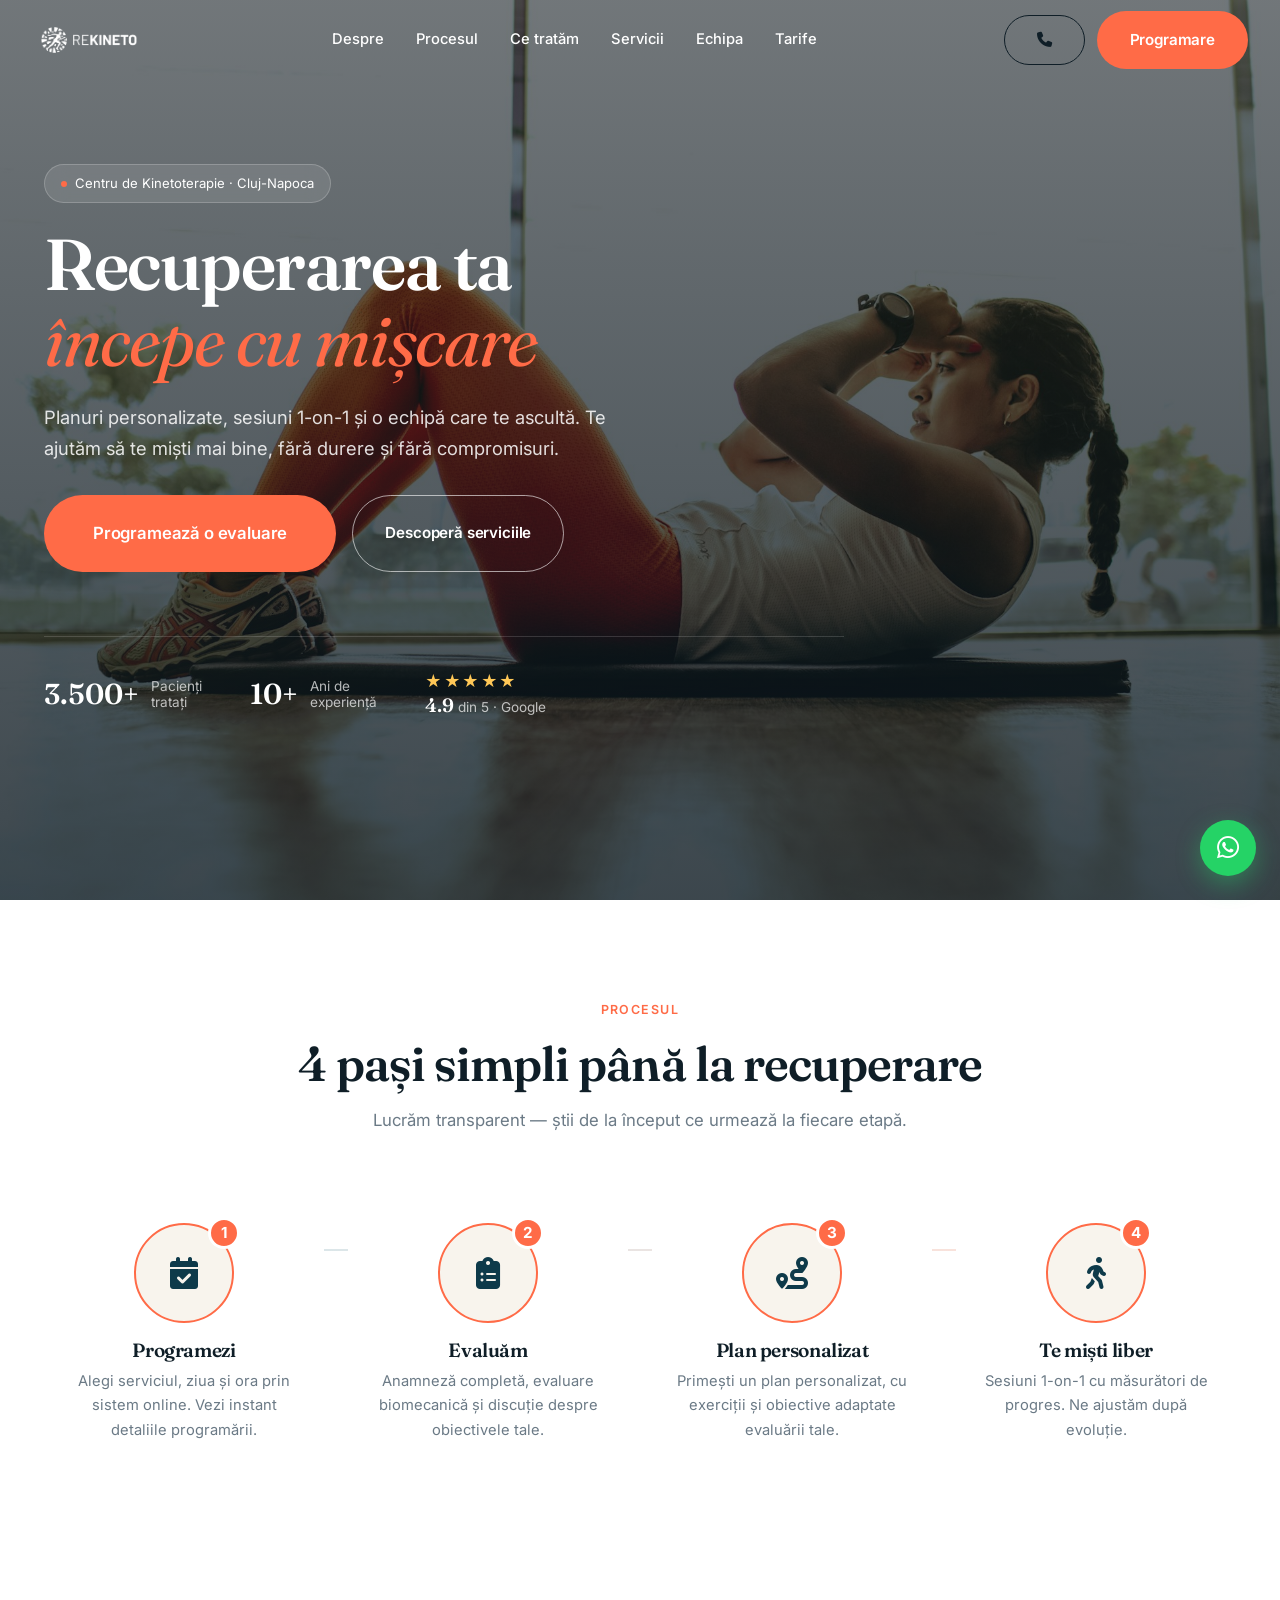
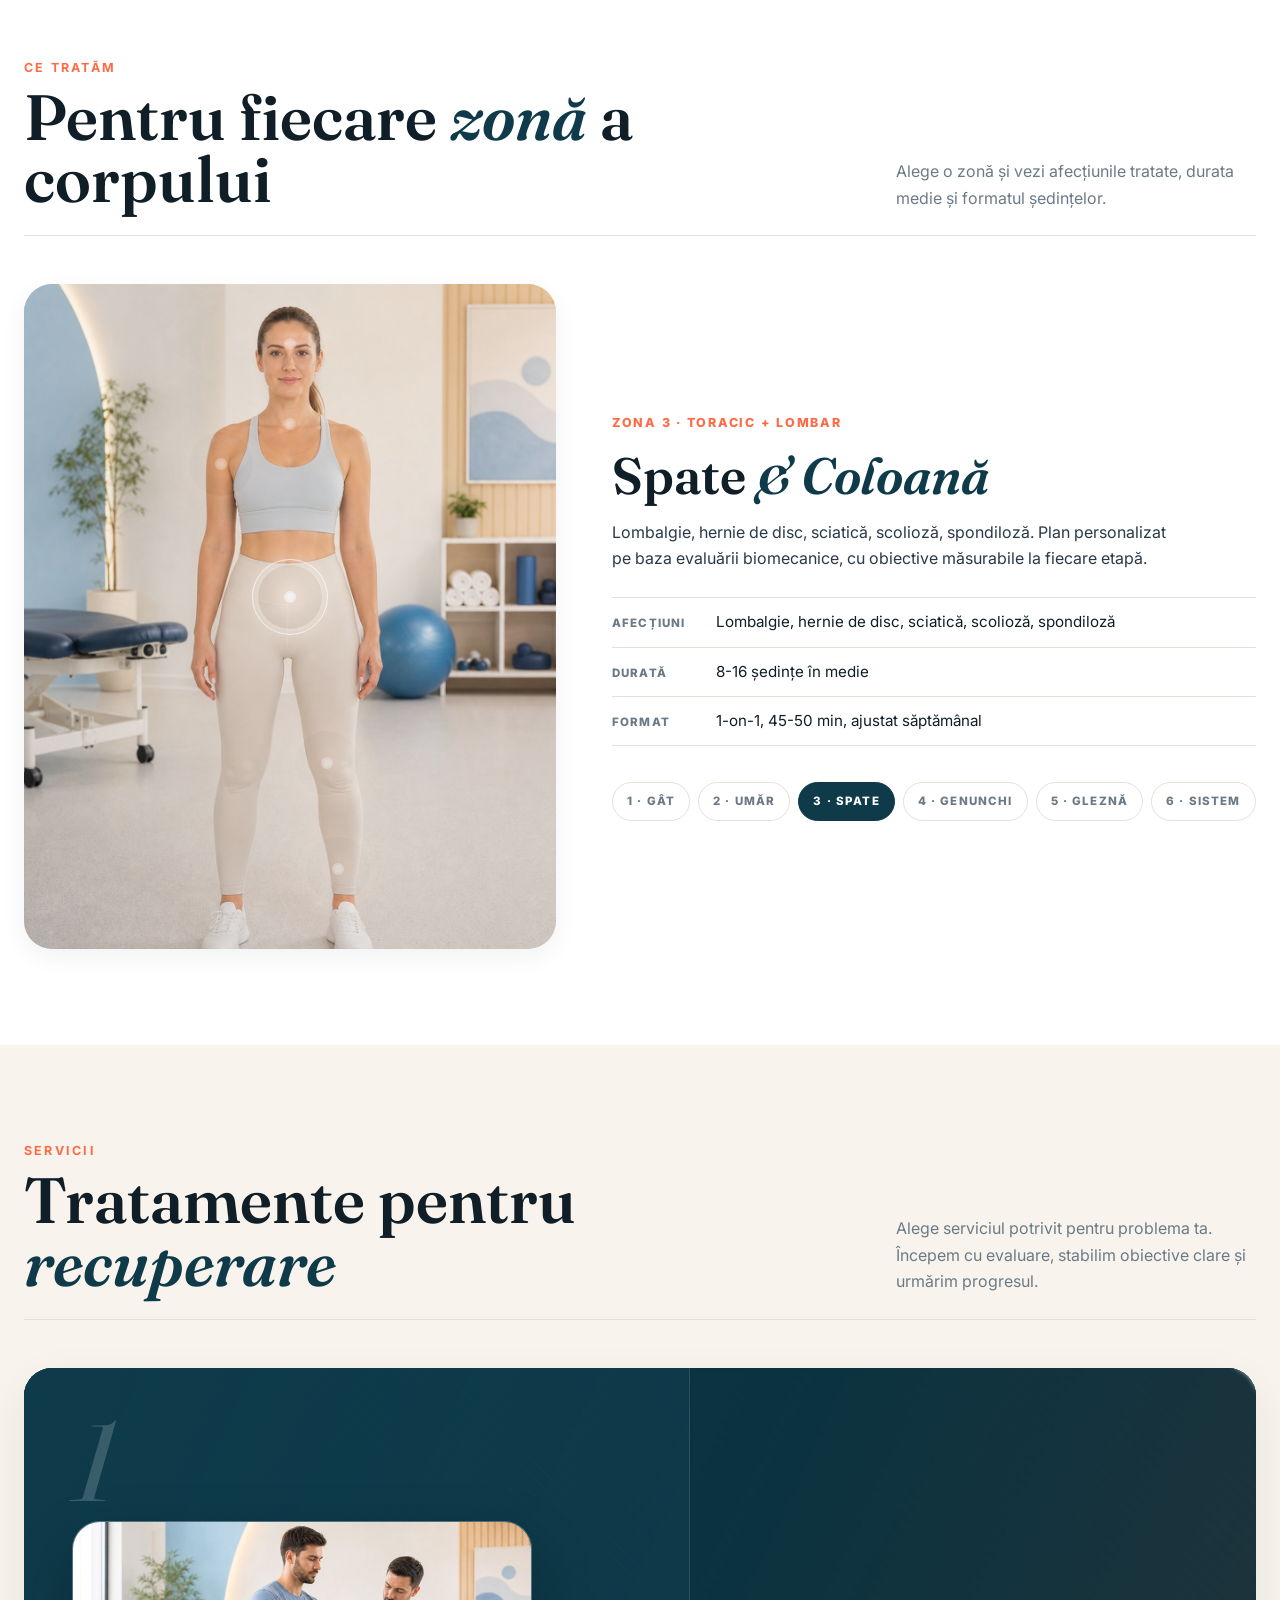
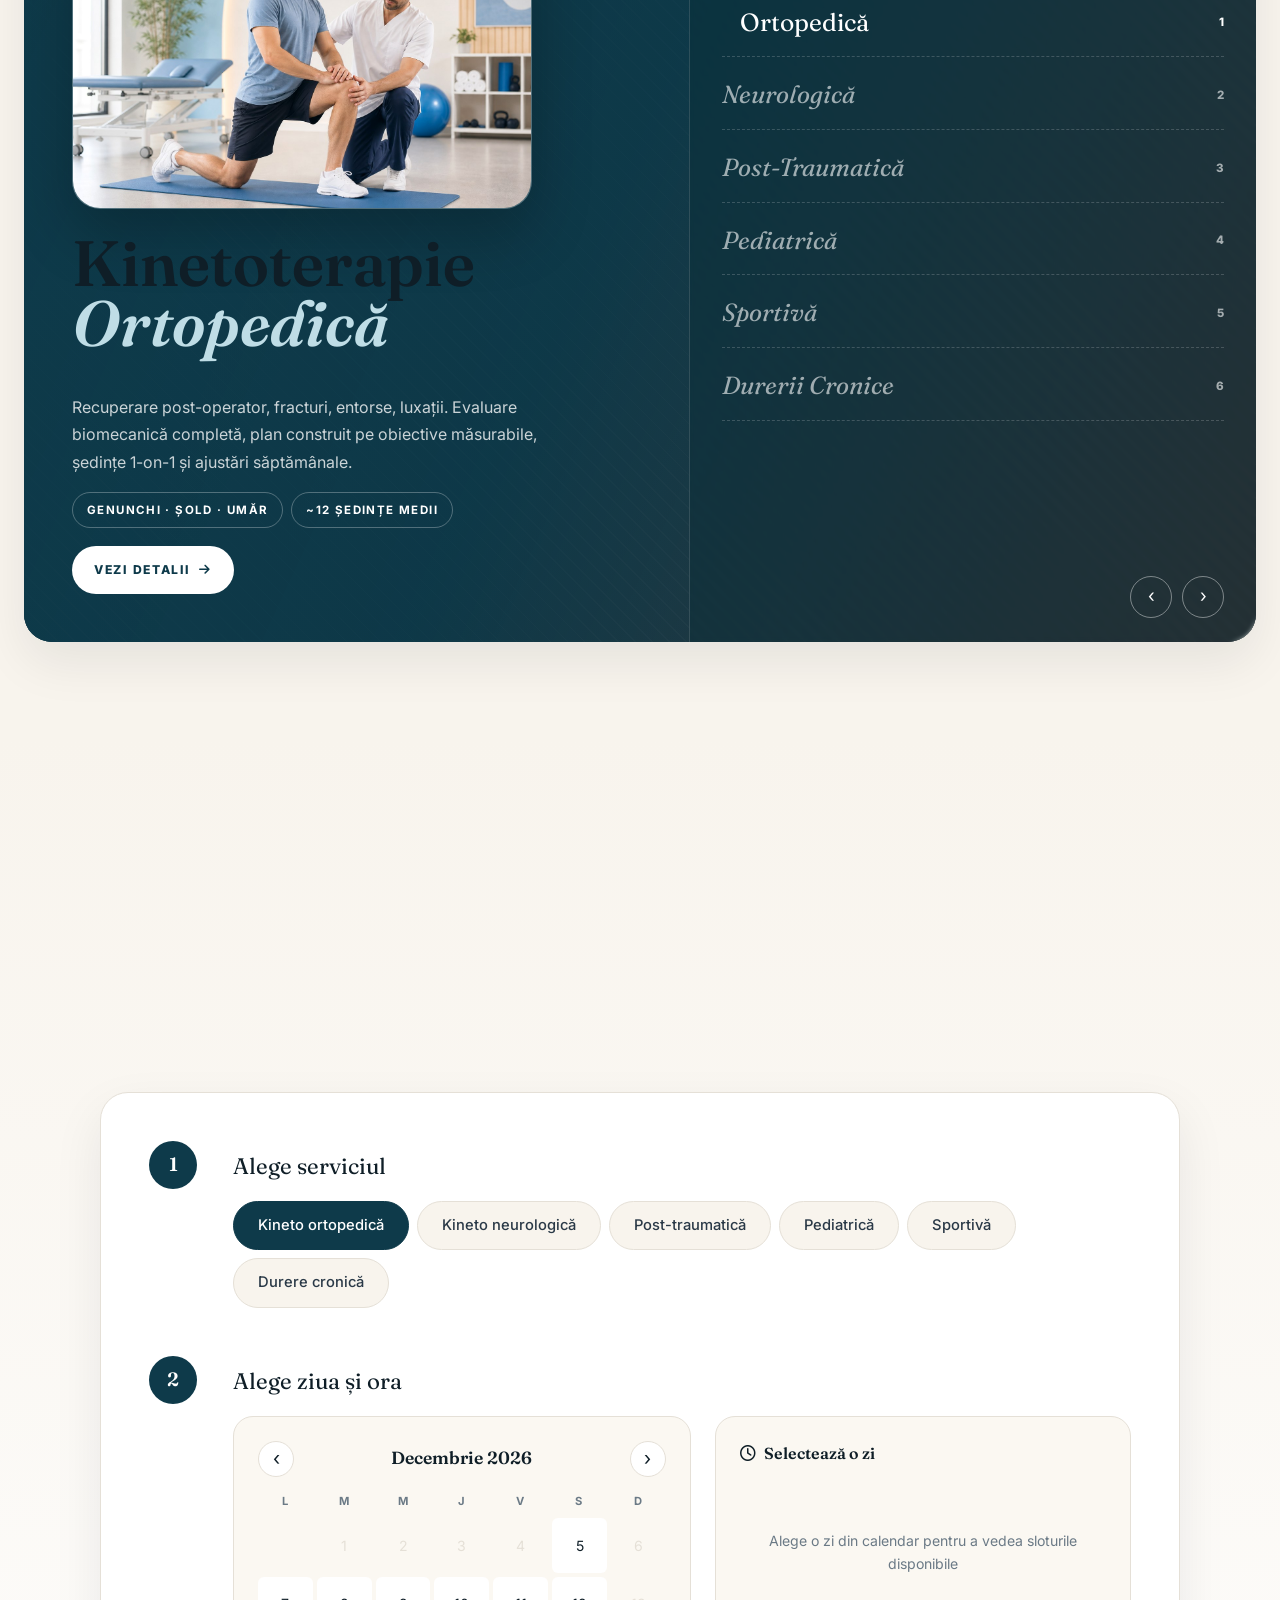
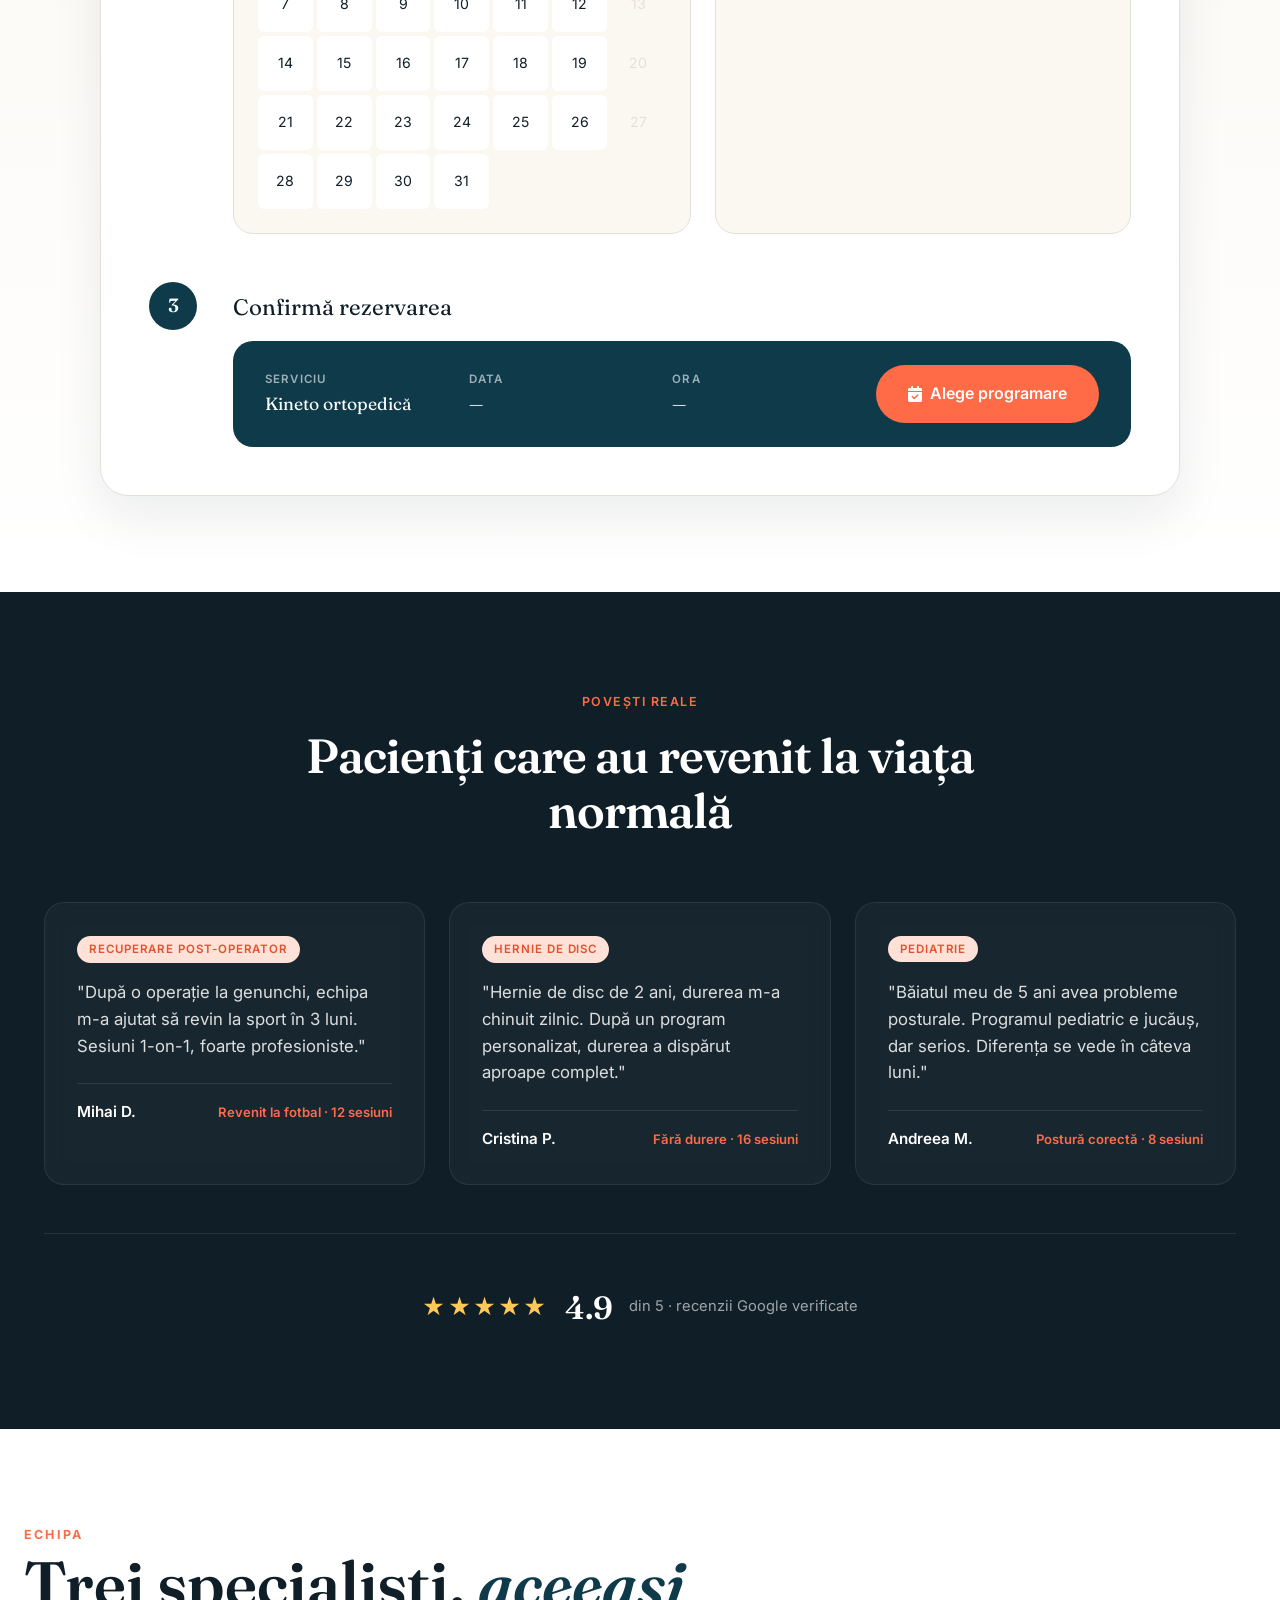
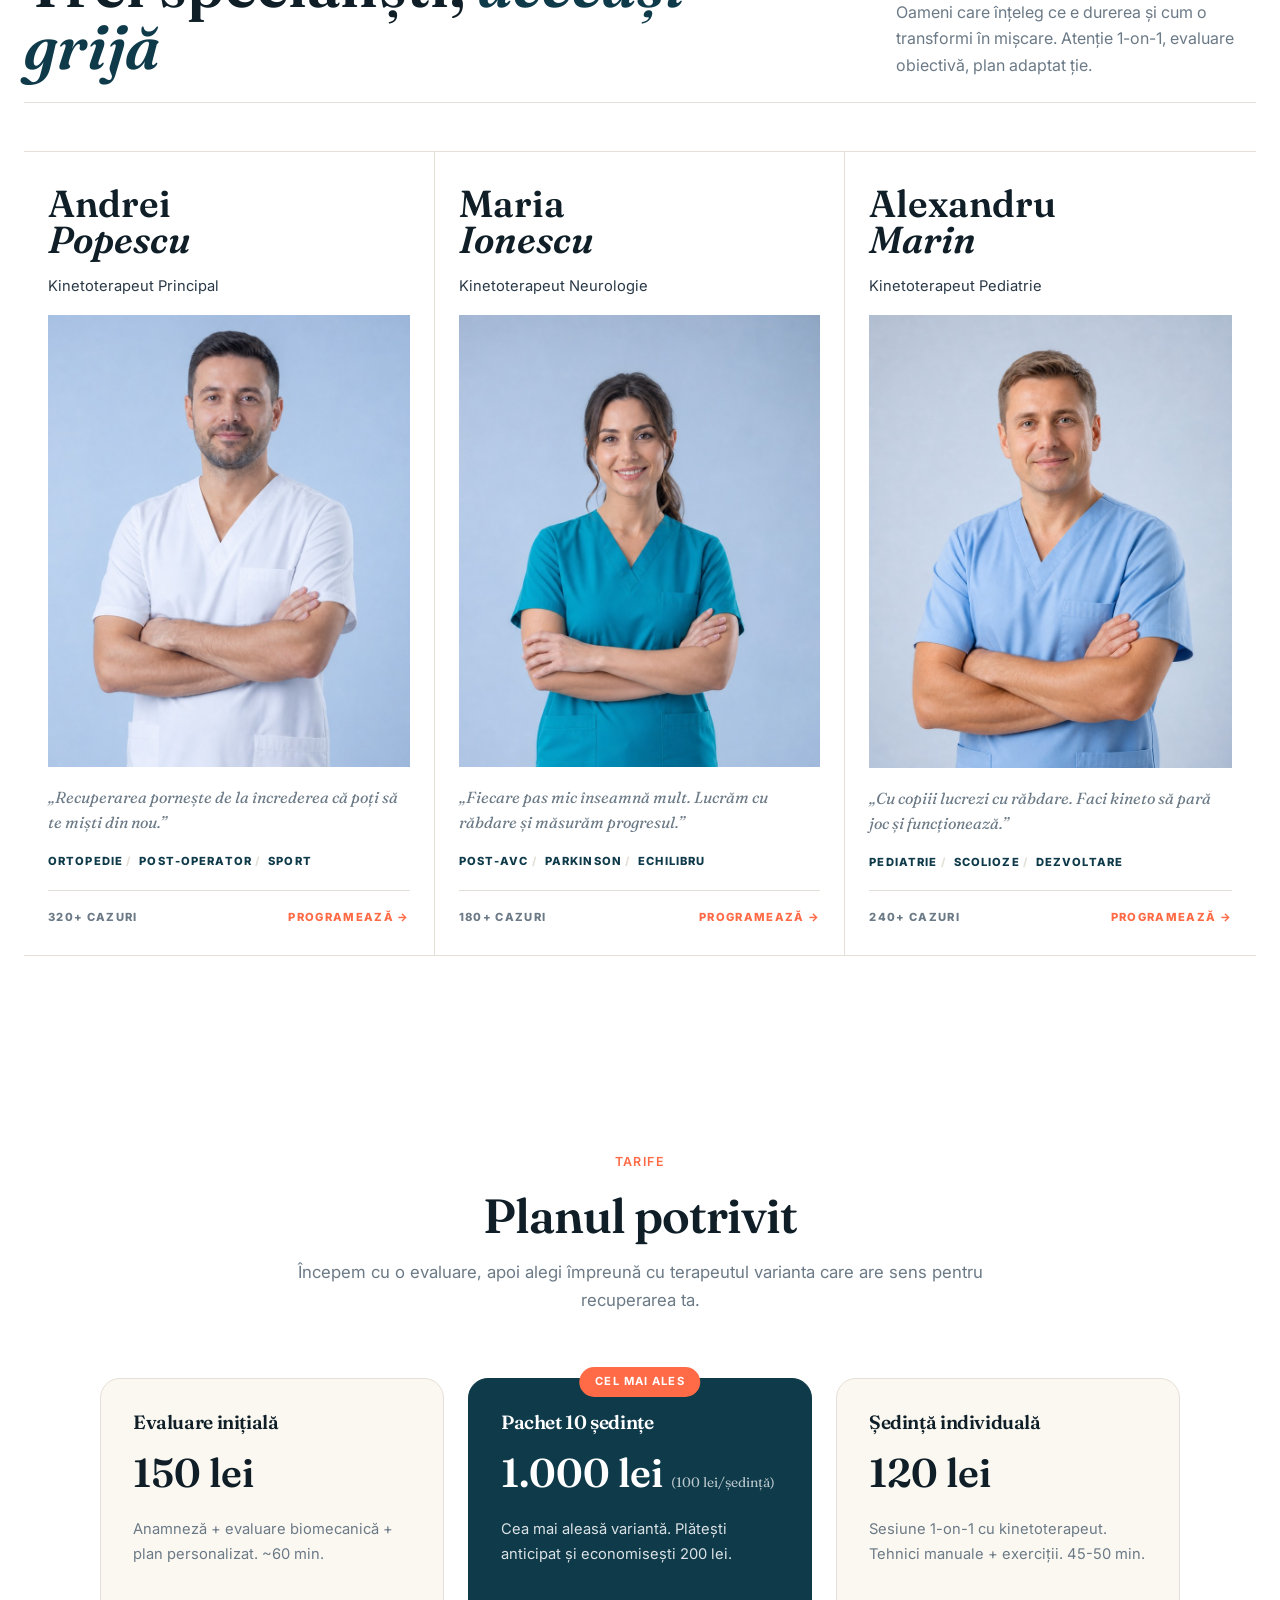
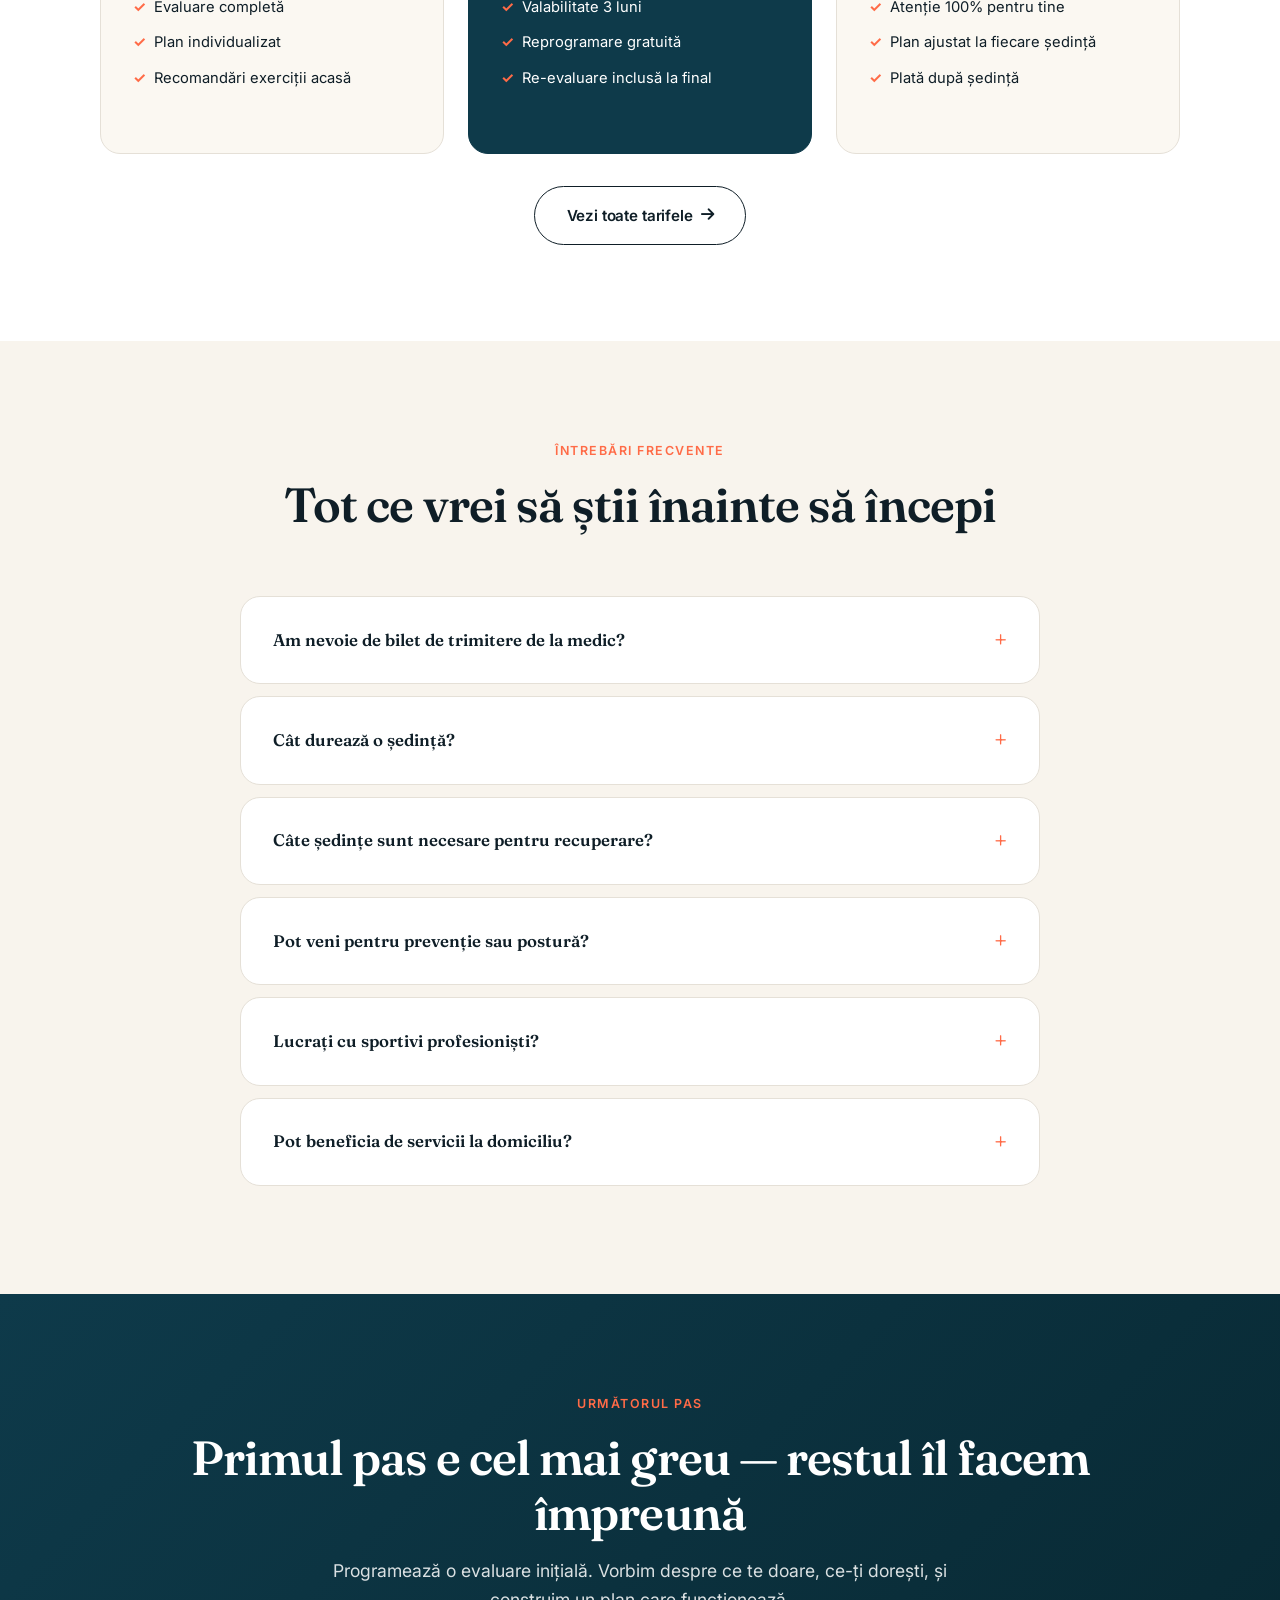
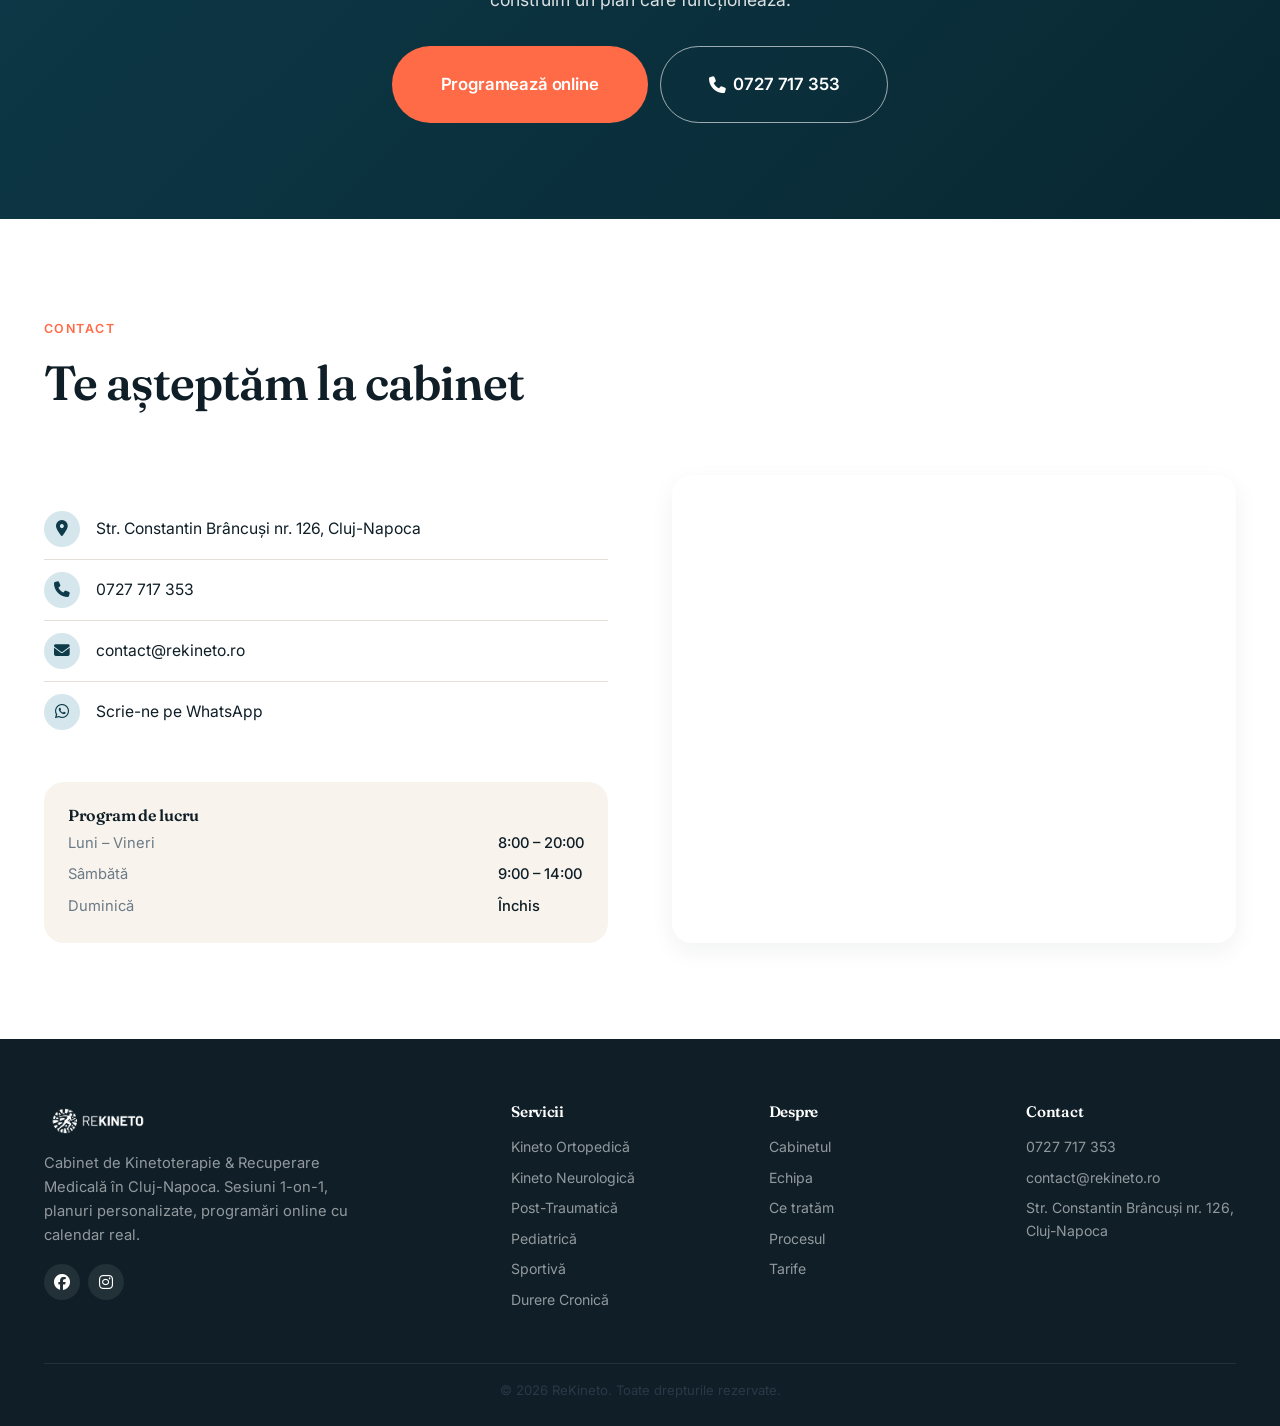
<file: index.html>
<!DOCTYPE html>
<html lang="ro">
<head>
  <meta charset="UTF-8">
  <meta name="viewport" content="width=device-width, initial-scale=1.0">
  <title>ReKineto — Cabinet de Kinetoterapie & Recuperare Medicală în Cluj-Napoca</title>
  <meta name="description" content="ReKineto — kinetoterapie și recuperare medicală în Cluj-Napoca. Sesiuni 1-on-1, planuri personalizate și programare online cu calendar real.">

  <meta property="og:title" content="ReKineto — Cabinet de Kinetoterapie & Recuperare Medicală">
  <meta property="og:description" content="Kinetoterapie și recuperare medicală în Cluj-Napoca. Sesiuni 1-on-1, planuri personalizate, programare online.">
  <meta property="og:url" content="https://rekineto.vercel.app/">
  <meta property="og:image" content="https://rekineto.vercel.app/img/brand-preview.png">
  <meta property="og:type" content="website">
  <meta property="twitter:card" content="summary_large_image">
  <meta property="twitter:url" content="https://rekineto.vercel.app/">
  <meta property="twitter:title" content="ReKineto — Cabinet de Kinetoterapie & Recuperare Medicală">
  <meta property="twitter:description" content="Kinetoterapie și recuperare medicală în Cluj-Napoca.">
  <meta property="twitter:image" content="https://rekineto.vercel.app/img/brand-preview.png">

  <script type="application/ld+json">
  {
    "@context": "https://schema.org",
    "@type": "PhysicalTherapy",
    "name": "ReKineto",
    "image": "https://rekineto.vercel.app/img/brand-preview.png",
    "url": "https://rekineto.vercel.app/",
    "telephone": "0727 717 353",
    "address": {
      "@type": "PostalAddress",
      "streetAddress": "Str. Constantin Brâncuși nr. 126, Cluj-Napoca",
      "addressLocality": "Cluj-Napoca",
      "addressCountry": "RO"
    }
  }
  </script>

  <link rel="preconnect" href="https://fonts.googleapis.com">
  <link rel="preconnect" href="https://fonts.gstatic.com" crossorigin>
  <link href="https://fonts.googleapis.com/css2?family=Fraunces:opsz,wght@9..144,400;9..144,500;9..144,600;9..144,700&family=Inter:wght@400;500;600;700&display=swap" rel="stylesheet">
  <link rel="stylesheet" href="https://cdnjs.cloudflare.com/ajax/libs/font-awesome/6.4.0/css/all.min.css">
  <link rel="stylesheet" href="style.css?v=3.0.0">
  <link rel="stylesheet" href="rekineto-sections.css?v=1.0.0">
  <link rel="icon" href="img/brand-logo.png">
  <link rel="apple-touch-icon" href="img/brand-logo.png">
</head>
<body>

  <!-- HEADER -->
  <header class="site-header" id="site-header">
    <a href="#" class="logo">
      <img src="img/brand-logo.png" alt="Logo ReKineto">
    </a>
    <nav class="site-nav">
      <a href="#despre">Despre</a>
      <a href="#procesul">Procesul</a>
      <a href="#tratam">Ce tratăm</a>
      <a href="#servicii">Servicii</a>
      <a href="#echipa">Echipa</a>
      <a href="tarife.html">Tarife</a>
    </nav>
    <div class="nav-cta">
      <a href="tel:0727717353" class="btn btn-ghost"><i class="fa-solid fa-phone"></i></a>
      <a href="#programare" class="btn btn-primary">Programare</a>
    </div>
    <button class="menu-toggle" id="menu-toggle" aria-label="Deschide meniul">
      <i class="fa-solid fa-bars"></i>
    </button>
  </header>

  <!-- HERO -->
  <section class="hero" id="hero">
    <div class="hero-bg">
      <img src="img/hero-main.jpg" alt="Sesiune de kinetoterapie">
    </div>
    <div class="container">
      <div class="hero-content">
        <span class="hero-eyebrow">Centru de Kinetoterapie · Cluj-Napoca</span>
        <h1>Recuperarea ta<br><em>începe cu mișcare</em></h1>
        <p class="hero-desc">Planuri personalizate, sesiuni 1-on-1 și o echipă care te ascultă. Te ajutăm să te miști mai bine, fără durere și fără compromisuri.</p>
        <div class="hero-cta">
          <a href="#programare" class="btn btn-primary btn-lg">Programează o evaluare</a>
          <a href="#servicii" class="btn btn-ghost-light">Descoperă serviciile</a>
        </div>
        <div class="trust-strip">
          <div class="trust-item">
            <span class="trust-num">3.500+</span>
            <span class="trust-label">Pacienți<br>tratați</span>
          </div>
          <div class="trust-item">
            <span class="trust-num">10+</span>
            <span class="trust-label">Ani de<br>experiență</span>
          </div>
          <div class="trust-item">
            <div>
              <span class="trust-stars">★★★★★</span>
              <div><span class="trust-num" style="font-size: 1.2rem;">4.9</span> <span class="trust-label" style="display: inline;">din 5 · Google</span></div>
            </div>
          </div>
        </div>
      </div>
    </div>
  </section>

  <!-- PROCESS -->
  <section class="process" id="procesul">
    <div class="container">
      <div class="section-header reveal">
        <span class="eyebrow">Procesul</span>
        <h2>4 pași simpli până la recuperare</h2>
        <p>Lucrăm transparent — știi de la început ce urmează la fiecare etapă.</p>
      </div>
      <div class="process-grid">
        <div class="process-card reveal">
          <div class="process-icon"><i class="fa-solid fa-calendar-check"></i></div>
          <h3>Programezi</h3>
          <p>Alegi serviciul, ziua și ora prin sistem online. Vezi instant detaliile programării.</p>
        </div>
        <div class="process-card reveal delay-1">
          <div class="process-icon"><i class="fa-solid fa-clipboard-list"></i></div>
          <h3>Evaluăm</h3>
          <p>Anamneză completă, evaluare biomecanică și discuție despre obiectivele tale.</p>
        </div>
        <div class="process-card reveal delay-2">
          <div class="process-icon"><i class="fa-solid fa-route"></i></div>
          <h3>Plan personalizat</h3>
          <p>Primești un plan personalizat, cu exerciții și obiective adaptate evaluării tale.</p>
        </div>
        <div class="process-card reveal delay-3">
          <div class="process-icon"><i class="fa-solid fa-person-walking"></i></div>
          <h3>Te miști liber</h3>
          <p>Sesiuni 1-on-1 cu măsurători de progres. Ne ajustăm după evoluție.</p>
        </div>
      </div>
    </div>
  </section>

  <!-- WHAT WE TREAT -->
  <section class="rk-section" id="tratam">
    <div class="rk-inner">
      <div class="rk-head reveal">
        <div>
          <div class="rk-eyebrow">Ce tratăm</div>
          <h2>Pentru fiecare <em>zonă</em> a corpului</h2>
        </div>
        <div class="rk-head-right">Alege o zonă și vezi afecțiunile tratate, durata medie și formatul ședințelor.</div>
      </div>
      <div class="c1-wrap reveal" data-treat-section>
        <div class="c1-figure">
          <img class="c1-photo" src="img/treat-patient-map.jpg" alt="Pacient în studio de kinetoterapie">
          <button type="button" class="hot" style="top:21%;left:50%" data-zone="0" aria-label="Gât"></button>
          <button type="button" class="hot" style="top:27%;left:37%" data-zone="1" aria-label="Umăr"></button>
          <button type="button" class="hot is-active" style="top:47%;left:50%" data-zone="2" aria-label="Spate"></button>
          <button type="button" class="hot" style="top:72%;left:57%" data-zone="3" aria-label="Genunchi"></button>
          <button type="button" class="hot" style="top:88%;left:59%" data-zone="4" aria-label="Gleznă"></button>
          <button type="button" class="hot" style="top:9%;left:50%" data-zone="5" aria-label="Sistem neurologic"></button>
        </div>
        <div class="c1-side">
          <div class="index" data-zone-index>Zona 3 · Toracic + Lombar</div>
          <h3><span data-zone-name>Spate</span> <em data-zone-italic>&amp; Coloană</em></h3>
          <div class="lede" data-zone-lede>Lombalgie, hernie de disc, sciatică, scolioză, spondiloză. Plan personalizat pe baza evaluării biomecanice, cu obiective măsurabile la fiecare etapă.</div>
          <div class="cond">
            <div><span class="lbl">Afecțiuni</span><span data-zone-conds>Lombalgie, hernie de disc, sciatică, scolioză, spondiloză</span></div>
            <div><span class="lbl">Durată</span><span>8-16 ședințe în medie</span></div>
            <div><span class="lbl">Format</span><span>1-on-1, 45-50 min, ajustat săptămânal</span></div>
          </div>
          <div class="mini-nav">
            <button type="button" data-zone="0">1 · Gât</button>
            <button type="button" data-zone="1">2 · Umăr</button>
            <button type="button" class="is-active" data-zone="2">3 · Spate</button>
            <button type="button" data-zone="3">4 · Genunchi</button>
            <button type="button" data-zone="4">5 · Gleznă</button>
            <button type="button" data-zone="5">6 · Sistem</button>
          </div>
        </div>
      </div>
    </div>
  </section>

  <!-- SERVICES -->
  <section class="rk-section cream" id="servicii">
    <div class="rk-inner">
      <div class="rk-head reveal">
        <div>
          <div class="rk-eyebrow">Servicii</div>
          <h2>Tratamente pentru <em>recuperare</em></h2>
        </div>
        <div class="rk-head-right">Alege serviciul potrivit pentru problema ta. Începem cu evaluare, stabilim obiective clare și urmărim progresul.</div>
      </div>
      <div class="s3 reveal" data-services-section>
        <div class="s3-bg"></div>
        <div class="s3-content">
          <div class="s3-left">
            <div>
              <div class="s3-num" data-service-num>1</div>
              <div class="s3-visual"><img data-service-image src="img/service-1.jpg" alt="Kinetoterapie ortopedică"></div>
              <h3><span data-service-name>Kinetoterapie</span><br><em data-service-italic>Ortopedică</em></h3>
            </div>
            <div>
              <p data-service-copy>Recuperare post-operator, fracturi, entorse, luxații. Evaluare biomecanică completă, plan construit pe obiective măsurabile, ședințe 1-on-1 și ajustări săptămânale.</p>
              <div class="s3-pills">
                <span data-service-tag>Genunchi · Șold · Umăr</span>
                <span data-service-stat>~12 ședințe medii</span>
              </div>
              <a class="s3-cta" data-service-link href="kinetoterapie-ortopedica.html">Vezi detalii <i class="fa-solid fa-arrow-right"></i></a>
            </div>
          </div>
          <div class="s3-right">
            <button type="button" class="s3-tab is-active" data-service="0"><span class="t">Ortopedică</span><span class="n">1</span></button>
            <button type="button" class="s3-tab" data-service="1"><span class="t">Neurologică</span><span class="n">2</span></button>
            <button type="button" class="s3-tab" data-service="2"><span class="t">Post-Traumatică</span><span class="n">3</span></button>
            <button type="button" class="s3-tab" data-service="3"><span class="t">Pediatrică</span><span class="n">4</span></button>
            <button type="button" class="s3-tab" data-service="4"><span class="t">Sportivă</span><span class="n">5</span></button>
            <button type="button" class="s3-tab" data-service="5"><span class="t">Durerii Cronice</span><span class="n">6</span></button>
          </div>
        </div>
        <div class="s3-mobile-pager">
          <button type="button" data-service-prev>← Anterior</button>
          <span data-service-pager>1 / 6</span>
          <button type="button" data-service-next>Următorul →</button>
        </div>
        <div class="s3-nav">
          <button type="button" data-service-prev aria-label="Anterior">‹</button>
          <button type="button" data-service-next aria-label="Următorul">›</button>
        </div>
      </div>
    </div>
  </section>

  <!-- BOOKING -->
  <section class="booking" id="programare">
    <div class="container">
      <div class="section-header reveal">
        <span class="eyebrow">Programare Online</span>
        <h2>Alege ziua și ora — în 3 pași simpli</h2>
        <p>Vezi disponibilitatea reală a echipei. Fără apeluri, fără timpi de așteptare.</p>
      </div>
      <div class="booking-card reveal">
        <div class="booking-steps">
          <!-- Step 1 -->
          <div class="bk-step">
            <div class="bk-step-num">1</div>
            <div class="bk-step-content">
              <div class="bk-step-label">Alege serviciul</div>
              <div class="service-pills" id="bk-services">
                <button type="button" class="service-pill active" data-service="ortopedica">Kineto ortopedică</button>
                <button type="button" class="service-pill" data-service="neurologica">Kineto neurologică</button>
                <button type="button" class="service-pill" data-service="post-traumatica">Post-traumatică</button>
                <button type="button" class="service-pill" data-service="pediatrica">Pediatrică</button>
                <button type="button" class="service-pill" data-service="sportiva">Sportivă</button>
                <button type="button" class="service-pill" data-service="durere">Durere cronică</button>
              </div>
            </div>
          </div>

          <!-- Step 2 -->
          <div class="bk-step">
            <div class="bk-step-num">2</div>
            <div class="bk-step-content">
              <div class="bk-step-label">Alege ziua și ora</div>
              <div class="booking-grid">
                <div class="calendar">
                  <div class="cal-header">
                    <button type="button" class="cal-nav" id="cal-prev" aria-label="Luna anterioară">‹</button>
                    <span class="cal-month" id="cal-month">—</span>
                    <button type="button" class="cal-nav" id="cal-next" aria-label="Luna următoare">›</button>
                  </div>
                  <div class="cal-weekdays">
                    <span>L</span><span>M</span><span>M</span><span>J</span><span>V</span><span>S</span><span>D</span>
                  </div>
                  <div class="cal-grid" id="cal-grid"></div>
                </div>
                <div class="slots-panel">
                  <div class="slots-title">
                    <i class="fa-regular fa-clock"></i>
                    <span id="slots-title">Selectează o zi</span>
                  </div>
                  <div class="slots-grid" id="slots-grid">
                    <span class="slots-empty">Alege o zi din calendar pentru a vedea sloturile disponibile</span>
                  </div>
                </div>
              </div>
            </div>
          </div>

          <!-- Step 3 -->
          <div class="bk-step">
            <div class="bk-step-num">3</div>
            <div class="bk-step-content">
              <div class="bk-step-label">Confirmă rezervarea</div>
              <div class="booking-summary">
                <div class="summary-item">
                  <span class="summary-key">Serviciu</span>
                  <span class="summary-val" id="sum-service">Kineto ortopedică</span>
                </div>
                <div class="summary-item">
                  <span class="summary-key">Data</span>
                  <span class="summary-val" id="sum-date">—</span>
                </div>
                <div class="summary-item">
                  <span class="summary-key">Ora</span>
                  <span class="summary-val" id="sum-time">—</span>
                </div>
                <button type="button" class="booking-confirm" id="booking-confirm">
                  <i class="fa-solid fa-calendar-check"></i> Alege programare
                </button>
              </div>
            </div>
          </div>
        </div>
      </div>
    </div>
  </section>

  <!-- STORIES -->
  <section class="stories">
    <div class="container">
      <div class="section-header reveal">
        <span class="eyebrow">Povești reale</span>
        <h2 style="color: var(--paper);">Pacienți care au revenit la viața normală</h2>
      </div>
      <div class="stories-grid">
        <div class="story-card reveal">
          <span class="story-tag">Recuperare post-operator</span>
          <p>"După o operație la genunchi, echipa m-a ajutat să revin la sport în 3 luni. Sesiuni 1-on-1, foarte profesioniste."</p>
          <div class="story-meta">
            <span class="story-author">Mihai D.</span>
            <span class="story-outcome">Revenit la fotbal · 12 sesiuni</span>
          </div>
        </div>
        <div class="story-card reveal delay-1">
          <span class="story-tag">Hernie de disc</span>
          <p>"Hernie de disc de 2 ani, durerea m-a chinuit zilnic. După un program personalizat, durerea a dispărut aproape complet."</p>
          <div class="story-meta">
            <span class="story-author">Cristina P.</span>
            <span class="story-outcome">Fără durere · 16 sesiuni</span>
          </div>
        </div>
        <div class="story-card reveal delay-2">
          <span class="story-tag">Pediatrie</span>
          <p>"Băiatul meu de 5 ani avea probleme posturale. Programul pediatric e jucăuș, dar serios. Diferența se vede în câteva luni."</p>
          <div class="story-meta">
            <span class="story-author">Andreea M.</span>
            <span class="story-outcome">Postură corectă · 8 sesiuni</span>
          </div>
        </div>
      </div>
      <div class="stories-rating reveal">
        <span class="rating-stars">★★★★★</span>
        <span class="rating-score">4.9</span>
        <span class="rating-label">din 5 · recenzii Google verificate</span>
      </div>
    </div>
  </section>

  <!-- TEAM -->
  <section class="rk-section" id="echipa">
    <div class="rk-inner">
      <div class="rk-head reveal">
        <div>
          <div class="rk-eyebrow">Echipa</div>
          <h2>Trei specialiști, <em>aceeași grijă</em></h2>
        </div>
        <div class="rk-head-right">Oameni care înțeleg ce e durerea și cum o transformi în mișcare. Atenție 1-on-1, evaluare obiectivă, plan adaptat ție.</div>
      </div>
      <div class="t2-grid reveal">
        <article class="t2-cell">
          <h3>Andrei<span class="last">Popescu</span></h3>
          <div class="role">Kinetoterapeut Principal</div>
          <div class="photo"><img src="img/team-1.jpg" alt="Andrei Popescu"></div>
          <div class="bio">„Recuperarea pornește de la încrederea că poți să te miști din nou.”</div>
          <div class="tags"><span>Ortopedie</span><span>Post-operator</span><span>Sport</span></div>
          <div class="t2-foot"><span>320+ cazuri</span><a href="#programare">Programează →</a></div>
        </article>
        <article class="t2-cell">
          <h3>Maria<span class="last">Ionescu</span></h3>
          <div class="role">Kinetoterapeut Neurologie</div>
          <div class="photo"><img src="img/team-2.jpg" alt="Maria Ionescu"></div>
          <div class="bio">„Fiecare pas mic înseamnă mult. Lucrăm cu răbdare și măsurăm progresul.”</div>
          <div class="tags"><span>Post-AVC</span><span>Parkinson</span><span>Echilibru</span></div>
          <div class="t2-foot"><span>180+ cazuri</span><a href="#programare">Programează →</a></div>
        </article>
        <article class="t2-cell">
          <h3>Alexandru<span class="last">Marin</span></h3>
          <div class="role">Kinetoterapeut Pediatrie</div>
          <div class="photo"><img src="img/team-3.jpg" alt="Alexandru Marin"></div>
          <div class="bio">„Cu copiii lucrezi cu răbdare. Faci kineto să pară joc și funcționează.”</div>
          <div class="tags"><span>Pediatrie</span><span>Scolioze</span><span>Dezvoltare</span></div>
          <div class="t2-foot"><span>240+ cazuri</span><a href="#programare">Programează →</a></div>
        </article>
      </div>
    </div>
  </section>

  <!-- PRICING TEASER -->
  <section class="pricing-teaser">
    <div class="container">
      <div class="section-header reveal">
        <span class="eyebrow">Tarife</span>
        <h2>Planul potrivit</h2>
        <p>Începem cu o evaluare, apoi alegi împreună cu terapeutul varianta care are sens pentru recuperarea ta.</p>
      </div>
      <div class="pricing-grid">
        <div class="price-card reveal">
          <h4>Evaluare inițială</h4>
          <div class="price-amount">150 lei</div>
          <p class="price-desc">Anamneză + evaluare biomecanică + plan personalizat. ~60 min.</p>
          <ul class="price-features">
            <li>Evaluare completă</li>
            <li>Plan individualizat</li>
            <li>Recomandări exerciții acasă</li>
          </ul>
        </div>
        <div class="price-card featured reveal delay-1">
          <h4>Pachet 10 ședințe</h4>
          <div class="price-amount">1.000 lei <span>(100 lei/ședință)</span></div>
          <p class="price-desc">Cea mai aleasă variantă. Plătești anticipat și economisești 200 lei.</p>
          <ul class="price-features">
            <li>Valabilitate 3 luni</li>
            <li>Reprogramare gratuită</li>
            <li>Re-evaluare inclusă la final</li>
          </ul>
        </div>
        <div class="price-card reveal delay-2">
          <h4>Ședință individuală</h4>
          <div class="price-amount">120 lei</div>
          <p class="price-desc">Sesiune 1-on-1 cu kinetoterapeut. Tehnici manuale + exerciții. 45-50 min.</p>
          <ul class="price-features">
            <li>Atenție 100% pentru tine</li>
            <li>Plan ajustat la fiecare ședință</li>
            <li>Plată după ședință</li>
          </ul>
        </div>
      </div>
      <p style="text-align: center; margin-top: var(--space-6);">
        <a href="tarife.html" class="btn btn-ghost">Vezi toate tarifele <i class="fa-solid fa-arrow-right"></i></a>
      </p>
    </div>
  </section>

  <!-- FAQ -->
  <section class="faq">
    <div class="container">
      <div class="section-header reveal">
        <span class="eyebrow">Întrebări frecvente</span>
        <h2>Tot ce vrei să știi înainte să începi</h2>
      </div>
      <div class="faq-list reveal">
        <div class="faq-item">
          <button class="faq-q">Am nevoie de bilet de trimitere de la medic?</button>
          <div class="faq-a">
            <p>Poți programa direct o evaluare inițială. Dacă ai recomandări medicale (RMN, radiografii, bilete), te rugăm să le aduci pentru un plan mai precis.</p>
          </div>
        </div>
        <div class="faq-item">
          <button class="faq-q">Cât durează o ședință?</button>
          <div class="faq-a">
            <p>Evaluarea inițială durează aproximativ 60 de minute. Ședințele individuale durează 45-50 de minute, suficient pentru o sesiune completă fără să te grăbim.</p>
          </div>
        </div>
        <div class="faq-item">
          <button class="faq-q">Câte ședințe sunt necesare pentru recuperare?</button>
          <div class="faq-a">
            <p>Depinde de severitatea afecțiunii și de obiectivele tale. În medie, recuperarea unei accidentări medii cere 8-12 ședințe; cazuri cronice sau post-operator pot avea nevoie de 15-20+ ședințe. La prima evaluare îți vom da o estimare realistă.</p>
          </div>
        </div>
        <div class="faq-item">
          <button class="faq-q">Pot veni pentru prevenție sau postură?</button>
          <div class="faq-a">
            <p>Da. Multe persoane vin pentru screening biomecanic, prevenție de accidentări, corectarea posturii sau optimizarea performanței sportive.</p>
          </div>
        </div>
        <div class="faq-item">
          <button class="faq-q">Lucrați cu sportivi profesioniști?</button>
          <div class="faq-a">
            <p>Da. Avem programe specializate de recuperare sportivă cu protocoale return-to-play care reduc cu peste 70% riscul de recidivă. Lucrăm cu sportivi de la amatori la profesioniști.</p>
          </div>
        </div>
        <div class="faq-item">
          <button class="faq-q">Pot beneficia de servicii la domiciliu?</button>
          <div class="faq-a">
            <p>Da, oferim ședințe la domiciliu pentru pacienții cu mobilitate redusă. Costul include timpul de transport. Sună-ne pentru a verifica disponibilitatea în zona ta.</p>
          </div>
        </div>
      </div>
    </div>
  </section>

  <!-- FINAL CTA -->
  <section class="final-cta">
    <div class="container container-narrow">
      <div class="reveal">
        <span class="eyebrow" style="color: var(--accent);">Următorul pas</span>
        <h2>Primul pas e cel mai greu — restul îl facem împreună</h2>
        <p>Programează o evaluare inițială. Vorbim despre ce te doare, ce-ți dorești, și construim un plan care funcționează.</p>
        <div class="final-cta-actions">
          <a href="#programare" class="btn btn-primary btn-lg">Programează online</a>
          <a href="tel:0727717353" class="btn btn-ghost-light btn-lg"><i class="fa-solid fa-phone"></i> 0727 717 353</a>
        </div>
      </div>
    </div>
  </section>

  <!-- CONTACT -->
  <section class="contact" id="contact">
    <div class="container">
      <div class="section-header left reveal">
        <span class="eyebrow">Contact</span>
        <h2>Te așteptăm la cabinet</h2>
      </div>
      <div class="contact-layout">
        <div class="contact-info reveal">
          <ul class="contact-list">
            <li><i class="fa-solid fa-location-dot"></i> Str. Constantin Brâncuși nr. 126, Cluj-Napoca</li>
            <li><i class="fa-solid fa-phone"></i> <a href="tel:0727717353">0727 717 353</a></li>
            <li><i class="fa-solid fa-envelope"></i> <a href="mailto:contact@rekineto.ro">contact@rekineto.ro</a></li>
            <li><i class="fa-brands fa-whatsapp"></i> <a href="https://wa.me/0727717353" target="_blank" rel="noopener">Scrie-ne pe WhatsApp</a></li>
          </ul>
          <div class="contact-hours">
            <h4>Program de lucru</h4>
            <dl>
              <dt>Luni – Vineri</dt><dd>8:00 – 20:00</dd>
              <dt>Sâmbătă</dt><dd>9:00 – 14:00</dd>
              <dt>Duminică</dt><dd>Închis</dd>
            </dl>
          </div>
        </div>
        <div class="contact-map reveal delay-1">
          <iframe src="https://www.google.com/maps?q=Str.%20Constantin%20Br%C3%A2ncu%C8%99i%20nr.%20126%2C%20Cluj-Napoca&output=embed" loading="lazy" referrerpolicy="no-referrer-when-downgrade" title="Hartă locație"></iframe>
        </div>
      </div>
    </div>
  </section>

  <!-- FOOTER -->
  <footer class="footer">
    <div class="container">
      <div class="footer-grid">
        <div class="footer-brand">
          <img src="img/brand-logo.png" alt="Logo ReKineto" class="footer-logo">
          <p>Cabinet de Kinetoterapie & Recuperare Medicală în Cluj-Napoca. Sesiuni 1-on-1, planuri personalizate, programări online cu calendar real.</p>
          <div class="footer-social">
            <a href="#" aria-label="Facebook" target="_blank" rel="noopener"><i class="fa-brands fa-facebook"></i></a>
            <a href="#" aria-label="Instagram" target="_blank" rel="noopener"><i class="fa-brands fa-instagram"></i></a>
          </div>
        </div>
        <div class="footer-col">
          <h5>Servicii</h5>
          <a href="kinetoterapie-ortopedica.html">Kineto Ortopedică</a>
          <a href="kinetoterapie-neurologica.html">Kineto Neurologică</a>
          <a href="recuperare-post-traumatica.html">Post-Traumatică</a>
          <a href="kinetoterapie-pediatrica.html">Pediatrică</a>
          <a href="recuperare-sportiva.html">Sportivă</a>
          <a href="kinetoterapie-durere-cronica.html">Durere Cronică</a>
        </div>
        <div class="footer-col">
          <h5>Despre</h5>
          <a href="#despre">Cabinetul</a>
          <a href="#echipa">Echipa</a>
          <a href="#tratam">Ce tratăm</a>
          <a href="#procesul">Procesul</a>
          <a href="tarife.html">Tarife</a>
        </div>
        <div class="footer-col">
          <h5>Contact</h5>
          <a href="tel:0727717353">0727 717 353</a>
          <a href="mailto:contact@rekineto.ro">contact@rekineto.ro</a>
          <a href="#contact">Str. Constantin Brâncuși nr. 126, Cluj-Napoca</a>
        </div>
      </div>
      <div class="footer-bottom">
        <p>© 2026 ReKineto. Toate drepturile rezervate.</p>
      </div>
    </div>
  </footer>

  <!-- WhatsApp FAB -->
  <a href="https://wa.me/0727717353" target="_blank" rel="noopener" class="wa-fab" aria-label="Contactează-ne pe WhatsApp">
    <i class="fa-brands fa-whatsapp"></i>
  </a>

  <script src="script.js?v=3.0.0"></script>
</body>
</html>
</file>
<file: style.css>
/* =========================================================
   KINETO TEMPLATE — Modern Medical Recovery Design System
   Inspired by Twin Boro, SPEAR, PHYXIT
   ========================================================= */

/* CSS RESET */
*, *::before, *::after { box-sizing: border-box; margin: 0; padding: 0; }
html { scroll-behavior: smooth; -webkit-text-size-adjust: 100%; }
body { line-height: 1.6; -webkit-font-smoothing: antialiased; }
img, picture, svg, video { display: block; max-width: 100%; height: auto; }
button, input, textarea, select { font: inherit; color: inherit; }
button { cursor: pointer; background: none; border: none; }
a { color: inherit; text-decoration: none; }
ul, ol { list-style: none; }

/* =========================================================
   DESIGN TOKENS
   ========================================================= */
:root {
  /* Colors — modern medical recovery */
  --ink: #0F1E27;
  --ink-soft: #2A3947;
  --muted: #6B7A86;
  --line: #E5E0D7;

  --primary: #0E3A4A;
  --primary-dark: #082832;
  --primary-soft: #D5E7EC;

  --accent: #FF6B47;
  --accent-dark: #E2522B;
  --accent-soft: #FFE1D8;

  --cream: #F8F4ED;
  --cream-soft: #FBF8F2;
  --paper: #FFFFFF;

  --success: #2C8E5F;
  --warning: #D9A441;

  /* Typography */
  --font-display: 'Fraunces', Georgia, serif;
  --font-body: 'Inter', system-ui, -apple-system, sans-serif;

  /* Spacing scale */
  --space-1: 4px;
  --space-2: 8px;
  --space-3: 12px;
  --space-4: 16px;
  --space-5: 24px;
  --space-6: 32px;
  --space-7: 48px;
  --space-8: 64px;
  --space-9: 96px;
  --space-10: 128px;

  /* Radii */
  --r-sm: 6px;
  --r-md: 12px;
  --r-lg: 20px;
  --r-xl: 28px;
  --r-pill: 999px;

  /* Shadows */
  --sh-sm: 0 2px 8px rgba(15, 30, 39, 0.04);
  --sh-md: 0 8px 24px rgba(15, 30, 39, 0.06);
  --sh-lg: 0 20px 50px rgba(15, 30, 39, 0.08);
  --sh-xl: 0 30px 80px rgba(15, 30, 39, 0.12);

  /* Transitions */
  --t-fast: 150ms ease;
  --t-base: 250ms ease;
  --t-slow: 400ms ease;
  --t-spring: 500ms cubic-bezier(0.16, 1, 0.3, 1);

  /* Layout */
  --container: 1240px;
  --container-narrow: 980px;
  --header-h: 80px;
}

body {
  font-family: var(--font-body);
  color: var(--ink);
  background: var(--cream);
  font-size: 16px;
  font-weight: 400;
}

.container {
  width: 100%;
  max-width: var(--container);
  margin: 0 auto;
  padding: 0 var(--space-5);
}
.container-narrow {
  max-width: var(--container-narrow);
}

/* =========================================================
   TYPOGRAPHY
   ========================================================= */
h1, h2, h3, h4, h5 {
  font-family: var(--font-display);
  color: var(--ink);
  font-weight: 600;
  line-height: 1.15;
  letter-spacing: -0.02em;
}
h1 { font-size: clamp(2.5rem, 6vw, 4.5rem); }
h2 { font-size: clamp(2rem, 4vw, 3rem); }
h3 { font-size: clamp(1.35rem, 2.5vw, 1.7rem); }
h4 { font-size: 1.15rem; }

p { color: var(--ink-soft); line-height: 1.65; }

.eyebrow {
  display: inline-block;
  font-family: var(--font-body);
  font-size: 0.78rem;
  font-weight: 600;
  letter-spacing: 0.12em;
  text-transform: uppercase;
  color: var(--accent);
  margin-bottom: var(--space-4);
}

.lead {
  font-size: 1.15rem;
  color: var(--ink-soft);
  max-width: 640px;
}

/* Section header reusable */
.section-header {
  text-align: center;
  max-width: 720px;
  margin: 0 auto var(--space-8);
}
.section-header.left {
  text-align: left;
  margin-left: 0;
}
.section-header h2 { margin-bottom: var(--space-4); }
.section-header p { font-size: 1.05rem; color: var(--muted); }

/* =========================================================
   BUTTONS
   ========================================================= */
.btn {
  display: inline-flex;
  align-items: center;
  justify-content: center;
  gap: var(--space-2);
  font-family: var(--font-body);
  font-weight: 600;
  font-size: 0.95rem;
  padding: var(--space-4) var(--space-6);
  border-radius: var(--r-pill);
  transition: all var(--t-base);
  letter-spacing: -0.01em;
  white-space: nowrap;
  cursor: pointer;
  border: 1.5px solid transparent;
}
.btn-primary {
  background: var(--accent);
  color: var(--paper);
}
.btn-primary:hover {
  background: var(--accent-dark);
  transform: translateY(-1px);
  box-shadow: var(--sh-md);
}
.btn-secondary {
  background: var(--primary);
  color: var(--paper);
}
.btn-secondary:hover {
  background: var(--primary-dark);
  transform: translateY(-1px);
}
.btn-ghost {
  background: transparent;
  color: var(--ink);
  border-color: var(--ink);
}
.btn-ghost:hover {
  background: var(--ink);
  color: var(--paper);
}
.btn-ghost-light {
  background: transparent;
  color: var(--paper);
  border-color: rgba(255, 255, 255, 0.6);
}
.btn-ghost-light:hover {
  background: var(--paper);
  color: var(--primary);
  border-color: var(--paper);
}
.btn-block { width: 100%; }
.btn-lg {
  padding: var(--space-5) var(--space-7);
  font-size: 1.05rem;
}

/* =========================================================
   HEADER / NAVIGATION
   ========================================================= */
.site-header {
  position: fixed;
  top: 0;
  left: 0;
  right: 0;
  z-index: 100;
  height: var(--header-h);
  padding: 0 var(--space-6);
  display: flex;
  align-items: center;
  justify-content: space-between;
  background: transparent;
  transition: background var(--t-base), box-shadow var(--t-base), height var(--t-base);
}
.site-header.scrolled,
.site-header.is-subpage {
  background: var(--paper);
  box-shadow: var(--sh-sm);
  height: 70px;
}
.site-header .logo {
  display: flex;
  align-items: center;
  gap: var(--space-3);
  font-family: var(--font-display);
  font-size: 1.15rem;
  font-weight: 600;
  color: var(--ink);
}
.site-header .logo img {
  height: 38px;
  width: auto;
  max-width: 140px;
  object-fit: contain;
}
.site-header.scrolled .logo,
.site-header.is-subpage .logo {
  color: var(--ink);
}
.site-header:not(.scrolled):not(.is-subpage) .logo {
  color: var(--paper);
}
.site-header:not(.scrolled):not(.is-subpage) .logo img {
  filter: brightness(0) invert(1);
}

.site-nav {
  display: flex;
  align-items: center;
  gap: var(--space-6);
}
.site-nav a {
  font-size: 0.92rem;
  font-weight: 500;
  color: var(--ink);
  transition: color var(--t-fast);
  position: relative;
}
.site-nav a:hover { color: var(--accent); }
.site-header:not(.scrolled):not(.is-subpage) .site-nav a {
  color: var(--paper);
}
.site-header:not(.scrolled):not(.is-subpage) .site-nav a:hover {
  color: var(--accent-soft);
}

.nav-cta {
  display: flex;
  align-items: center;
  gap: var(--space-3);
}

.menu-toggle {
  display: none;
  font-size: 1.5rem;
  color: var(--ink);
}
.site-header:not(.scrolled):not(.is-subpage) .menu-toggle {
  color: var(--paper);
}

@media (max-width: 1024px) {
  .menu-toggle { display: block; }
  .site-nav {
    position: fixed;
    inset: 0 0 0 30%;
    background: var(--paper);
    flex-direction: column;
    justify-content: center;
    padding: var(--space-8);
    transform: translateX(100%);
    transition: transform var(--t-spring);
    box-shadow: var(--sh-xl);
  }
  body.menu-open .site-nav { transform: translateX(0); }
  body.menu-open .site-nav a { color: var(--ink); font-size: 1.2rem; }
  .nav-cta .btn-ghost { display: none; }
}

/* =========================================================
   HERO
   ========================================================= */
.hero {
  position: relative;
  min-height: 100vh;
  display: flex;
  align-items: center;
  padding: var(--header-h) 0 var(--space-9);
  overflow: hidden;
  background: var(--ink);
}
.hero-bg {
  position: absolute;
  inset: 0;
  z-index: 0;
}
.hero-bg img {
  width: 100%;
  height: 100%;
  object-fit: cover;
  filter: brightness(0.65);
}
.hero-bg::after {
  content: "";
  position: absolute;
  inset: 0;
  background: linear-gradient(180deg, rgba(15, 30, 39, 0.35) 0%, rgba(15, 30, 39, 0.7) 100%);
}
.hero-content {
  position: relative;
  z-index: 2;
  max-width: 800px;
}
.hero-eyebrow {
  display: inline-flex;
  align-items: center;
  gap: var(--space-2);
  padding: var(--space-2) var(--space-4);
  background: rgba(255, 255, 255, 0.1);
  backdrop-filter: blur(10px);
  border: 1px solid rgba(255, 255, 255, 0.2);
  border-radius: var(--r-pill);
  font-size: 0.82rem;
  color: var(--paper);
  margin-bottom: var(--space-5);
}
.hero-eyebrow::before {
  content: "";
  width: 6px;
  height: 6px;
  background: var(--accent);
  border-radius: 50%;
}
.hero h1 {
  color: var(--paper);
  margin-bottom: var(--space-5);
  line-height: 1.05;
}
.hero h1 em {
  font-style: italic;
  color: var(--accent);
  font-weight: 400;
}
.hero-desc {
  color: rgba(255, 255, 255, 0.85);
  font-size: 1.15rem;
  max-width: 580px;
  margin-bottom: var(--space-6);
}
.hero-cta {
  display: flex;
  gap: var(--space-4);
  flex-wrap: wrap;
  margin-bottom: var(--space-8);
}

/* Trust strip below CTA */
.trust-strip {
  display: flex;
  gap: var(--space-7);
  flex-wrap: wrap;
  align-items: center;
  padding-top: var(--space-6);
  border-top: 1px solid rgba(255, 255, 255, 0.15);
}
.trust-item {
  display: flex;
  align-items: center;
  gap: var(--space-3);
  color: var(--paper);
}
.trust-num {
  font-family: var(--font-display);
  font-size: 1.8rem;
  font-weight: 600;
  color: var(--paper);
  line-height: 1;
}
.trust-label {
  font-size: 0.85rem;
  color: rgba(255, 255, 255, 0.7);
  line-height: 1.2;
}
.trust-stars {
  color: #FFC857;
  letter-spacing: 0.1em;
  font-size: 1rem;
}

/* =========================================================
   PROCESS (4 steps how it works)
   ========================================================= */
.process {
  padding: var(--space-9) 0;
  background: var(--paper);
}
.process-grid {
  display: grid;
  grid-template-columns: repeat(4, 1fr);
  gap: var(--space-5);
  position: relative;
  counter-reset: step;
}
.process-grid::before {
  content: "";
  position: absolute;
  top: 50px;
  left: 12.5%;
  right: 12.5%;
  height: 2px;
  background: linear-gradient(90deg, var(--primary-soft) 0%, var(--accent-soft) 100%);
  z-index: 0;
}
.process-card {
  position: relative;
  z-index: 1;
  background: var(--paper);
  padding: var(--space-5);
  text-align: center;
}
.process-icon {
  width: 100px;
  height: 100px;
  margin: 0 auto var(--space-4);
  background: var(--cream);
  border: 2px solid var(--accent);
  border-radius: 50%;
  display: flex;
  align-items: center;
  justify-content: center;
  font-size: 2rem;
  color: var(--primary);
  position: relative;
  transition: all var(--t-base);
}
.process-icon::after {
  counter-increment: step;
  content: counter(step);
  position: absolute;
  top: -8px;
  right: -8px;
  width: 32px;
  height: 32px;
  background: var(--accent);
  color: var(--paper);
  border-radius: 50%;
  display: flex;
  align-items: center;
  justify-content: center;
  font-family: var(--font-body);
  font-weight: 700;
  font-size: 0.95rem;
  border: 3px solid var(--paper);
}
.process-card:hover .process-icon {
  transform: scale(1.05);
  background: var(--accent-soft);
}
.process-card h3 {
  font-size: 1.2rem;
  margin-bottom: var(--space-2);
}
.process-card p {
  font-size: 0.92rem;
  color: var(--muted);
}

@media (max-width: 768px) {
  .process-grid { grid-template-columns: repeat(2, 1fr); }
  .process-grid::before { display: none; }
}

/* =========================================================
   WHAT WE TREAT (body regions)
   ========================================================= */
.treat {
  padding: var(--space-9) 0;
  background: var(--cream);
}
.treat-layout {
  display: grid;
  grid-template-columns: 1fr 1.4fr;
  gap: var(--space-8);
  align-items: center;
}
.treat-figure {
  position: relative;
  background: var(--paper);
  border-radius: var(--r-xl);
  overflow: hidden;
  aspect-ratio: 1;
  box-shadow: var(--sh-lg);
}
.treat-figure img {
  width: 100%;
  height: 100%;
  object-fit: cover;
}
.treat-cards {
  display: grid;
  grid-template-columns: repeat(2, 1fr);
  gap: var(--space-4);
}
.treat-card {
  background: var(--paper);
  border: 1px solid var(--line);
  border-radius: var(--r-lg);
  padding: var(--space-5);
  transition: all var(--t-base);
  cursor: pointer;
}
.treat-card:hover {
  border-color: var(--accent);
  transform: translateY(-2px);
  box-shadow: var(--sh-md);
}
.treat-card-icon {
  width: 44px;
  height: 44px;
  background: var(--primary-soft);
  border-radius: var(--r-md);
  display: flex;
  align-items: center;
  justify-content: center;
  font-size: 1.2rem;
  color: var(--primary);
  margin-bottom: var(--space-3);
}
.treat-card h4 {
  margin-bottom: var(--space-2);
  font-family: var(--font-display);
}
.treat-card p {
  font-size: 0.88rem;
  color: var(--muted);
  margin: 0;
}

@media (max-width: 900px) {
  .treat-layout { grid-template-columns: 1fr; }
  .treat-figure { display: none; }
}

/* =========================================================
   SERVICES (specialized programs)
   ========================================================= */
.services {
  padding: var(--space-9) 0;
  background: var(--paper);
}
.svc-grid {
  display: grid;
  grid-template-columns: repeat(3, 1fr);
  gap: var(--space-5);
}
.svc-card {
  position: relative;
  background: var(--paper);
  border: 1px solid var(--line);
  border-radius: var(--r-lg);
  padding: var(--space-6);
  transition: all var(--t-spring);
  display: flex;
  flex-direction: column;
  gap: var(--space-3);
  overflow: hidden;
}
.svc-card::after {
  content: "";
  position: absolute;
  inset: 0;
  background: linear-gradient(135deg, var(--primary) 0%, var(--primary-dark) 100%);
  opacity: 0;
  transition: opacity var(--t-base);
  z-index: 0;
}
.svc-card > * { position: relative; z-index: 1; }
.svc-card:hover {
  transform: translateY(-4px);
  box-shadow: var(--sh-lg);
  border-color: var(--primary);
}
.svc-card:hover::after { opacity: 1; }
.svc-card:hover h3,
.svc-card:hover p,
.svc-card:hover .svc-num,
.svc-card:hover .svc-link { color: var(--paper); }
.svc-card:hover .svc-icon {
  background: var(--accent);
  color: var(--paper);
}
.svc-card:hover .svc-link { color: var(--accent-soft); }
.svc-num {
  font-family: var(--font-display);
  font-size: 0.9rem;
  color: var(--accent);
  letter-spacing: 0.1em;
  font-weight: 600;
  transition: color var(--t-base);
}
.svc-icon {
  width: 56px;
  height: 56px;
  background: var(--primary-soft);
  border-radius: var(--r-md);
  display: flex;
  align-items: center;
  justify-content: center;
  font-size: 1.4rem;
  color: var(--primary);
  margin-bottom: var(--space-2);
  transition: all var(--t-base);
}
.svc-card h3 {
  font-size: 1.35rem;
  transition: color var(--t-base);
}
.svc-card p {
  font-size: 0.92rem;
  color: var(--muted);
  flex-grow: 1;
  transition: color var(--t-base);
}
.svc-link {
  font-size: 0.9rem;
  font-weight: 600;
  color: var(--accent);
  display: inline-flex;
  align-items: center;
  gap: var(--space-2);
  transition: all var(--t-base);
}
.svc-card:hover .svc-link { gap: var(--space-3); }

@media (max-width: 900px) {
  .svc-grid { grid-template-columns: repeat(2, 1fr); }
}
@media (max-width: 600px) {
  .svc-grid { grid-template-columns: 1fr; }
}

/* =========================================================
   BOOKING SECTION
   ========================================================= */
.booking {
  padding: var(--space-9) 0;
  background: linear-gradient(180deg, var(--cream) 0%, var(--paper) 100%);
}
.booking-card {
  max-width: 1080px;
  margin: 0 auto;
  background: var(--paper);
  border-radius: var(--r-xl);
  padding: var(--space-7);
  box-shadow: var(--sh-lg);
  border: 1px solid var(--line);
}
.booking-steps {
  display: grid;
  gap: var(--space-7);
}
.bk-step {
  display: grid;
  grid-template-columns: 60px 1fr;
  gap: var(--space-5);
  align-items: start;
}
.bk-step-num {
  width: 48px;
  height: 48px;
  background: var(--primary);
  color: var(--paper);
  border-radius: 50%;
  display: flex;
  align-items: center;
  justify-content: center;
  font-family: var(--font-display);
  font-weight: 600;
  font-size: 1.2rem;
  flex-shrink: 0;
}
.bk-step-content { padding-top: var(--space-2); }
.bk-step-label {
  font-family: var(--font-display);
  font-size: 1.4rem;
  margin-bottom: var(--space-4);
  color: var(--ink);
}

.service-pills {
  display: flex;
  flex-wrap: wrap;
  gap: var(--space-2);
}
.service-pill {
  padding: var(--space-3) var(--space-5);
  background: var(--cream);
  border: 1.5px solid var(--line);
  border-radius: var(--r-pill);
  font-size: 0.92rem;
  color: var(--ink-soft);
  font-weight: 500;
  transition: all var(--t-fast);
}
.service-pill:hover {
  border-color: var(--accent);
  color: var(--accent-dark);
}
.service-pill.active {
  background: var(--primary);
  border-color: var(--primary);
  color: var(--paper);
}

.booking-grid {
  display: grid;
  grid-template-columns: 1.1fr 1fr;
  gap: var(--space-5);
}
@media (max-width: 768px) {
  .booking-grid { grid-template-columns: 1fr; }
  .booking-card { padding: var(--space-5); }
  .bk-step { grid-template-columns: 1fr; gap: var(--space-3); }
  .bk-step-num { margin-bottom: var(--space-2); }
}

.calendar {
  background: var(--cream-soft);
  border: 1px solid var(--line);
  border-radius: var(--r-lg);
  padding: var(--space-5);
}
.cal-header {
  display: flex;
  justify-content: space-between;
  align-items: center;
  margin-bottom: var(--space-4);
}
.cal-month {
  font-family: var(--font-display);
  font-weight: 600;
  font-size: 1.1rem;
}
.cal-nav {
  width: 36px;
  height: 36px;
  border-radius: 50%;
  background: var(--paper);
  border: 1px solid var(--line);
  color: var(--ink);
  font-size: 1.2rem;
  transition: all var(--t-fast);
}
.cal-nav:hover {
  background: var(--accent);
  color: var(--paper);
  border-color: var(--accent);
}
.cal-weekdays, .cal-grid {
  display: grid;
  grid-template-columns: repeat(7, 1fr);
  gap: 4px;
}
.cal-weekdays {
  margin-bottom: var(--space-2);
}
.cal-weekdays span {
  text-align: center;
  font-size: 0.7rem;
  font-weight: 700;
  color: var(--muted);
  text-transform: uppercase;
  letter-spacing: 0.1em;
}
.cal-cell {
  aspect-ratio: 1;
  background: var(--paper);
  border: 1px solid transparent;
  border-radius: var(--r-sm);
  font-size: 0.88rem;
  color: var(--ink);
  transition: all var(--t-fast);
  display: flex;
  align-items: center;
  justify-content: center;
}
.cal-cell:hover:not(.disabled) {
  background: var(--accent-soft);
}
.cal-cell.disabled {
  color: var(--line);
  background: transparent;
  cursor: not-allowed;
}
.cal-cell.empty {
  background: transparent;
  cursor: default;
}
.cal-cell.selected {
  background: var(--primary);
  color: var(--paper);
  font-weight: 600;
}

.slots-panel {
  background: var(--cream-soft);
  border: 1px solid var(--line);
  border-radius: var(--r-lg);
  padding: var(--space-5);
  display: flex;
  flex-direction: column;
}
.slots-title {
  display: flex;
  align-items: center;
  gap: var(--space-2);
  font-family: var(--font-display);
  font-weight: 600;
  font-size: 1rem;
  margin-bottom: var(--space-4);
  color: var(--ink);
}
.slots-grid {
  display: grid;
  grid-template-columns: repeat(3, 1fr);
  gap: var(--space-2);
}
.slot-btn {
  background: var(--paper);
  border: 1.5px solid var(--line);
  border-radius: var(--r-sm);
  padding: var(--space-3);
  font-size: 0.9rem;
  font-weight: 500;
  color: var(--ink);
  transition: all var(--t-fast);
}
.slot-btn:hover:not(.occupied):not(:disabled) {
  border-color: var(--accent);
  background: var(--accent-soft);
}
.slot-btn.occupied,
.slot-btn:disabled {
  background: var(--cream);
  color: var(--line);
  cursor: not-allowed;
  text-decoration: line-through;
}
.slot-btn.selected {
  background: var(--primary);
  border-color: var(--primary);
  color: var(--paper);
  font-weight: 600;
}
.slots-empty {
  grid-column: 1 / -1;
  text-align: center;
  font-size: 0.88rem;
  color: var(--muted);
  padding: var(--space-7) var(--space-3);
}

.booking-summary {
  background: var(--primary);
  color: var(--paper);
  border-radius: var(--r-lg);
  padding: var(--space-5) var(--space-6);
  display: grid;
  grid-template-columns: 1fr 1fr 1fr auto;
  gap: var(--space-5);
  align-items: center;
}
.summary-item {
  display: flex;
  flex-direction: column;
  gap: 2px;
}
.summary-key {
  font-size: 0.72rem;
  text-transform: uppercase;
  letter-spacing: 0.1em;
  color: rgba(255, 255, 255, 0.6);
  font-weight: 600;
}
.summary-val {
  font-family: var(--font-display);
  font-size: 1.1rem;
  color: var(--paper);
}

@media (max-width: 768px) {
  .booking-summary {
    grid-template-columns: 1fr;
    text-align: center;
  }
}

.booking-confirm {
  border: 0;
  background: var(--accent);
  color: var(--paper);
  cursor: pointer;
  font-family: inherit;
  font-size: inherit;
  font-weight: 600;
  padding: var(--space-4) var(--space-6);
  border-radius: var(--r-pill);
  display: inline-flex;
  align-items: center;
  gap: var(--space-2);
  transition: all var(--t-base);
}
.booking-confirm:hover {
  background: var(--accent-dark);
  transform: translateY(-1px);
  box-shadow: var(--sh-md);
}

/* =========================================================
   STORIES (testimonials/case studies)
   ========================================================= */
.stories {
  padding: var(--space-9) 0;
  background: var(--ink);
  color: var(--paper);
}
.stories h2 { color: var(--paper); }
.stories .section-header p { color: rgba(255, 255, 255, 0.7); }
.stories-grid {
  display: grid;
  grid-template-columns: repeat(3, 1fr);
  gap: var(--space-5);
}
.story-card {
  background: rgba(255, 255, 255, 0.04);
  backdrop-filter: blur(10px);
  border: 1px solid rgba(255, 255, 255, 0.08);
  border-radius: var(--r-lg);
  padding: var(--space-6);
  position: relative;
  transition: all var(--t-base);
}
.story-card:hover {
  background: rgba(255, 255, 255, 0.07);
  transform: translateY(-2px);
}
.story-tag {
  display: inline-block;
  background: var(--accent-soft);
  color: var(--accent-dark);
  font-size: 0.72rem;
  font-weight: 600;
  text-transform: uppercase;
  letter-spacing: 0.08em;
  padding: var(--space-1) var(--space-3);
  border-radius: var(--r-pill);
  margin-bottom: var(--space-4);
}
.story-card p {
  color: rgba(255, 255, 255, 0.85);
  font-size: 1.05rem;
  line-height: 1.6;
  margin-bottom: var(--space-5);
}
.story-meta {
  display: flex;
  justify-content: space-between;
  align-items: center;
  padding-top: var(--space-4);
  border-top: 1px solid rgba(255, 255, 255, 0.1);
}
.story-author {
  font-weight: 600;
  font-size: 0.95rem;
  color: var(--paper);
}
.story-outcome {
  font-size: 0.82rem;
  color: var(--accent);
  font-weight: 600;
}
.stories-rating {
  display: flex;
  align-items: center;
  justify-content: center;
  gap: var(--space-4);
  margin-top: var(--space-7);
  padding-top: var(--space-7);
  border-top: 1px solid rgba(255, 255, 255, 0.1);
}
.rating-stars {
  color: #FFC857;
  font-size: 1.4rem;
  letter-spacing: 0.1em;
}
.rating-score {
  font-family: var(--font-display);
  font-size: 2rem;
  font-weight: 600;
  color: var(--paper);
}
.rating-label {
  color: rgba(255, 255, 255, 0.6);
  font-size: 0.92rem;
}

@media (max-width: 900px) {
  .stories-grid { grid-template-columns: 1fr; }
}

/* =========================================================
   TEAM
   ========================================================= */
.team {
  padding: var(--space-9) 0;
  background: var(--cream);
}
.team-grid {
  display: grid;
  grid-template-columns: repeat(3, 1fr);
  gap: var(--space-5);
}
.team-card {
  background: var(--paper);
  border-radius: var(--r-lg);
  overflow: hidden;
  transition: all var(--t-spring);
  border: 1px solid var(--line);
}
.team-card:hover {
  transform: translateY(-4px);
  box-shadow: var(--sh-lg);
}
.team-photo {
  aspect-ratio: 4 / 5;
  background: var(--primary-soft);
  overflow: hidden;
}
.team-photo img {
  width: 100%;
  height: 100%;
  object-fit: cover;
  transition: transform var(--t-slow);
}
.team-card:hover .team-photo img {
  transform: scale(1.05);
}
.team-info {
  padding: var(--space-5);
}
.team-name {
  font-family: var(--font-display);
  font-size: 1.2rem;
  margin-bottom: var(--space-1);
}
.team-role {
  display: block;
  color: var(--accent);
  font-size: 0.85rem;
  font-weight: 600;
  text-transform: uppercase;
  letter-spacing: 0.05em;
  margin-bottom: var(--space-3);
}
.team-bio {
  font-size: 0.92rem;
  color: var(--muted);
}
.team-specs {
  display: flex;
  flex-wrap: wrap;
  gap: 6px;
  margin-top: var(--space-3);
}
.team-spec {
  background: var(--cream);
  color: var(--primary);
  font-size: 0.72rem;
  padding: 4px 10px;
  border-radius: var(--r-pill);
  font-weight: 500;
}

@media (max-width: 900px) {
  .team-grid { grid-template-columns: repeat(2, 1fr); }
}
@media (max-width: 600px) {
  .team-grid { grid-template-columns: 1fr; }
}

/* =========================================================
   PRICING TEASER
   ========================================================= */
.pricing-teaser {
  padding: var(--space-9) 0;
  background: var(--paper);
}
.pricing-grid {
  display: grid;
  grid-template-columns: repeat(3, 1fr);
  gap: var(--space-5);
  max-width: 1080px;
  margin: 0 auto;
}
.price-card {
  background: var(--cream-soft);
  border: 1.5px solid var(--line);
  border-radius: var(--r-lg);
  padding: var(--space-6);
  position: relative;
  transition: all var(--t-base);
}
.price-card:hover {
  transform: translateY(-2px);
  border-color: var(--primary);
  box-shadow: var(--sh-md);
}
.price-card.featured {
  background: var(--primary);
  color: var(--paper);
  border-color: var(--primary);
  transform: scale(1.04);
}
.price-card.featured::before {
  content: "Cel mai ales";
  position: absolute;
  top: -12px;
  left: 50%;
  transform: translateX(-50%);
  background: var(--accent);
  color: var(--paper);
  font-size: 0.7rem;
  font-weight: 700;
  letter-spacing: 0.1em;
  text-transform: uppercase;
  padding: 6px 16px;
  border-radius: var(--r-pill);
}
.price-card h4 {
  font-family: var(--font-display);
  margin-bottom: var(--space-2);
  font-size: 1.2rem;
}
.price-card.featured h4 { color: var(--paper); }
.price-amount {
  font-family: var(--font-display);
  font-size: 2.5rem;
  font-weight: 600;
  color: var(--ink);
  margin-bottom: var(--space-3);
}
.price-amount span {
  font-size: 0.85rem;
  font-weight: 400;
  color: var(--muted);
}
.price-card.featured .price-amount { color: var(--paper); }
.price-card.featured .price-amount span { color: rgba(255, 255, 255, 0.7); }
.price-desc {
  font-size: 0.92rem;
  margin-bottom: var(--space-5);
  color: var(--muted);
}
.price-card.featured .price-desc { color: rgba(255, 255, 255, 0.85); }
.price-features {
  list-style: none;
  margin-bottom: var(--space-5);
}
.price-features li {
  padding: 6px 0;
  font-size: 0.92rem;
  display: flex;
  align-items: center;
  gap: var(--space-2);
}
.price-features li::before {
  content: "✓";
  color: var(--accent);
  font-weight: 700;
}
.price-card.featured .price-features li::before { color: var(--accent); }

@media (max-width: 900px) {
  .pricing-grid { grid-template-columns: 1fr; }
  .price-card.featured { transform: none; }
}

/* =========================================================
   FAQ
   ========================================================= */
.faq {
  padding: var(--space-9) 0;
  background: var(--cream);
}
.faq-list {
  max-width: 800px;
  margin: 0 auto;
}
.faq-item {
  background: var(--paper);
  border: 1px solid var(--line);
  border-radius: var(--r-lg);
  margin-bottom: var(--space-3);
  overflow: hidden;
  transition: all var(--t-base);
}
.faq-item.open {
  border-color: var(--primary);
  box-shadow: var(--sh-sm);
}
.faq-q {
  width: 100%;
  text-align: left;
  padding: var(--space-5) var(--space-6);
  font-family: var(--font-display);
  font-weight: 600;
  font-size: 1.05rem;
  color: var(--ink);
  display: flex;
  justify-content: space-between;
  align-items: center;
  gap: var(--space-4);
  cursor: pointer;
}
.faq-q::after {
  content: "+";
  font-size: 1.5rem;
  color: var(--accent);
  flex-shrink: 0;
  transition: transform var(--t-base);
}
.faq-item.open .faq-q::after {
  transform: rotate(45deg);
}
.faq-a {
  max-height: 0;
  overflow: hidden;
  transition: max-height var(--t-spring), padding var(--t-base);
}
.faq-item.open .faq-a {
  max-height: 500px;
  padding: 0 var(--space-6) var(--space-5);
}
.faq-a p {
  color: var(--muted);
  font-size: 0.95rem;
}

/* =========================================================
   CONTACT / CTA / FOOTER
   ========================================================= */
.contact {
  padding: var(--space-9) 0;
  background: var(--paper);
}
.contact-layout {
  display: grid;
  grid-template-columns: 1fr 1fr;
  gap: var(--space-8);
  align-items: stretch;
}
.contact-info {
  display: flex;
  flex-direction: column;
  justify-content: center;
}
.contact-list {
  margin: var(--space-5) 0;
}
.contact-list li {
  display: flex;
  align-items: center;
  gap: var(--space-4);
  padding: var(--space-3) 0;
  border-bottom: 1px solid var(--line);
  font-size: 0.98rem;
}
.contact-list li:last-child { border-bottom: none; }
.contact-list i {
  width: 36px;
  height: 36px;
  background: var(--primary-soft);
  color: var(--primary);
  border-radius: 50%;
  display: flex;
  align-items: center;
  justify-content: center;
  flex-shrink: 0;
}
.contact-list a:hover { color: var(--accent); }
.contact-hours {
  margin-top: var(--space-4);
  padding: var(--space-5);
  background: var(--cream);
  border-radius: var(--r-lg);
}
.contact-hours h4 {
  font-family: var(--font-display);
  margin-bottom: var(--space-2);
  font-size: 1rem;
}
.contact-hours dl {
  display: grid;
  grid-template-columns: 1fr auto;
  gap: var(--space-2);
  font-size: 0.92rem;
}
.contact-hours dt { color: var(--muted); }
.contact-hours dd { color: var(--ink); font-weight: 500; }

.contact-map {
  border-radius: var(--r-lg);
  overflow: hidden;
  min-height: 400px;
  box-shadow: var(--sh-md);
}
.contact-map iframe {
  width: 100%;
  height: 100%;
  border: none;
}

@media (max-width: 900px) {
  .contact-layout { grid-template-columns: 1fr; }
}

/* Final CTA */
.final-cta {
  padding: var(--space-9) 0;
  background: linear-gradient(135deg, var(--primary) 0%, var(--primary-dark) 100%);
  color: var(--paper);
  text-align: center;
}
.final-cta h2 { color: var(--paper); }
.final-cta p {
  color: rgba(255, 255, 255, 0.85);
  font-size: 1.1rem;
  max-width: 640px;
  margin: var(--space-4) auto var(--space-6);
}
.final-cta-actions {
  display: flex;
  gap: var(--space-3);
  justify-content: center;
  flex-wrap: wrap;
}

/* Footer */
.footer {
  background: var(--ink);
  color: rgba(255, 255, 255, 0.7);
  padding: var(--space-8) 0 var(--space-5);
}
.footer-grid {
  display: grid;
  grid-template-columns: 2fr 1fr 1fr 1fr;
  gap: var(--space-7);
  margin-bottom: var(--space-7);
}
@media (max-width: 768px) {
  .footer-grid { grid-template-columns: 1fr 1fr; gap: var(--space-6); }
}
.footer-brand p {
  color: rgba(255, 255, 255, 0.55);
  font-size: 0.92rem;
  max-width: 320px;
  margin-top: var(--space-3);
}
.footer-logo {
  height: 36px;
  width: auto;
  max-width: 140px;
  filter: brightness(0) invert(1);
}
.footer-social {
  display: flex;
  gap: var(--space-2);
  margin-top: var(--space-4);
}
.footer-social a {
  width: 36px;
  height: 36px;
  background: rgba(255, 255, 255, 0.08);
  border-radius: 50%;
  display: flex;
  align-items: center;
  justify-content: center;
  font-size: 1rem;
  color: var(--paper);
  transition: background var(--t-fast);
}
.footer-social a:hover { background: var(--accent); }
.footer-col h5 {
  font-family: var(--font-display);
  color: var(--paper);
  font-size: 0.95rem;
  margin-bottom: var(--space-3);
}
.footer-col a {
  display: block;
  padding: 4px 0;
  font-size: 0.88rem;
  color: rgba(255, 255, 255, 0.55);
  transition: color var(--t-fast);
}
.footer-col a:hover { color: var(--paper); }
.footer-bottom {
  border-top: 1px solid rgba(255, 255, 255, 0.08);
  padding-top: var(--space-4);
  text-align: center;
  font-size: 0.82rem;
  color: rgba(255, 255, 255, 0.4);
}

/* WhatsApp FAB */
.wa-fab {
  position: fixed;
  bottom: var(--space-5);
  right: var(--space-5);
  z-index: 50;
  width: 56px;
  height: 56px;
  background: #25D366;
  color: var(--paper);
  border-radius: 50%;
  display: flex;
  align-items: center;
  justify-content: center;
  font-size: 1.6rem;
  box-shadow: 0 8px 24px rgba(37, 211, 102, 0.4);
  transition: transform var(--t-base);
}
.wa-fab:hover {
  transform: scale(1.08);
}

/* =========================================================
   SUBPAGE
   ========================================================= */
.subpage { padding-top: 70px; }
.subpage-hero {
  position: relative;
  min-height: 50vh;
  display: flex;
  align-items: center;
  padding: var(--space-9) 0;
  background: var(--ink);
  overflow: hidden;
}
.subpage-hero-bg {
  position: absolute;
  inset: 0;
  z-index: 0;
}
.subpage-hero-bg img {
  width: 100%;
  height: 100%;
  object-fit: cover;
  filter: brightness(0.5);
}
.subpage-hero-content {
  position: relative;
  z-index: 1;
  max-width: 720px;
  color: var(--paper);
}
.subpage-hero-content .eyebrow { color: var(--accent-soft); }
.subpage-hero-content h1 { color: var(--paper); margin-bottom: var(--space-4); }
.subpage-hero-content p { color: rgba(255, 255, 255, 0.85); font-size: 1.1rem; }

.subpage-content {
  padding: var(--space-9) 0;
  background: var(--paper);
}
.subpage-layout {
  display: grid;
  grid-template-columns: 1.6fr 1fr;
  gap: var(--space-7);
  max-width: 1080px;
  margin: 0 auto;
}
.subpage-article h2 {
  font-size: 1.6rem;
  margin: var(--space-6) 0 var(--space-3);
}
.subpage-article h2:first-child { margin-top: 0; }
.subpage-article p {
  margin-bottom: var(--space-4);
  font-size: 1rem;
}
.subpage-aside {
  background: var(--cream);
  padding: var(--space-6);
  border-radius: var(--r-lg);
  align-self: start;
  position: sticky;
  top: 90px;
}
.subpage-aside h3 {
  font-size: 1.1rem;
  margin-bottom: var(--space-3);
}
.subpage-aside p { font-size: 0.92rem; }

@media (max-width: 900px) {
  .subpage-layout { grid-template-columns: 1fr; }
  .subpage-aside { position: static; }
}

/* Pricing rows (tarife page) */
.tariff-list { max-width: 880px; margin: 0 auto; }
.tariff-row {
  display: grid;
  grid-template-columns: 200px 1fr 140px;
  gap: var(--space-5);
  align-items: center;
  padding: var(--space-5) 0;
  border-bottom: 1px solid var(--line);
}
.tariff-row:last-child { border-bottom: none; }
.tariff-row-copy h3 {
  font-size: 1.1rem;
  font-family: var(--font-display);
  margin-bottom: 4px;
}
.tariff-row-tag {
  display: inline-block;
  background: var(--primary-soft);
  color: var(--primary);
  font-size: 0.72rem;
  padding: 3px 10px;
  border-radius: var(--r-pill);
  font-weight: 600;
  text-transform: uppercase;
  letter-spacing: 0.05em;
  margin-bottom: 6px;
}
.tariff-row-text {
  font-size: 0.92rem;
  color: var(--muted);
  margin: 0;
}
.tariff-row-price {
  font-family: var(--font-display);
  font-size: 1.4rem;
  font-weight: 600;
  color: var(--accent);
  text-align: right;
}
@media (max-width: 768px) {
  .tariff-row {
    grid-template-columns: 1fr;
    gap: var(--space-2);
  }
  .tariff-row-price { text-align: left; }
}

/* =========================================================
   REVEAL ANIMATIONS
   ========================================================= */
.reveal {
  opacity: 0;
  transform: translateY(24px);
  transition: opacity 0.7s ease, transform 0.7s cubic-bezier(0.16, 1, 0.3, 1);
}
.reveal.is-visible {
  opacity: 1;
  transform: translateY(0);
}
.reveal.delay-1 { transition-delay: 0.1s; }
.reveal.delay-2 { transition-delay: 0.2s; }
.reveal.delay-3 { transition-delay: 0.3s; }

/* =========================================================
   UTILITY
   ========================================================= */
.sr-only {
  position: absolute;
  width: 1px;
  height: 1px;
  padding: 0;
  margin: -1px;
  overflow: hidden;
  clip: rect(0, 0, 0, 0);
  border: 0;
}

@media (prefers-reduced-motion: reduce) {
  *, *::before, *::after {
    animation-duration: 0.01ms !important;
    transition-duration: 0.01ms !important;
  }
  .reveal { opacity: 1; transform: none; }
}

/* Mobile refinements for hero framing and booking service choices. */
@media (max-width: 768px) {
  .hero-bg img { object-position: 58% center; }
  .service-pills {
    display: grid;
    grid-template-columns: repeat(2, minmax(0, 1fr));
    gap: 10px;
    width: 100%;
  }
  .service-pill {
    width: 100%;
    min-height: 52px;
    padding: 12px 14px;
    border-radius: 18px;
    display: flex;
    align-items: center;
    justify-content: center;
    text-align: center;
    line-height: 1.15;
  }
  .service-pill[data-service="ortopedica"],
  .service-pill[data-service="neurologica"] { grid-column: 1 / -1; }
}
@media (max-width: 420px) {
  .hero-bg img { object-position: 62% center; }
}
</file>
<file: rekineto-sections.css>
/* ReKineto showcase sections: keeps the site palette and typography. */
.rk-section{font-family:var(--font-body);color:var(--ink);padding:var(--space-9) 24px;background:var(--paper)}
.rk-section.cream{background:var(--cream)}
.rk-inner{max-width:var(--container);margin:0 auto}
.rk-eyebrow{font-size:.78rem;font-weight:700;letter-spacing:.18em;text-transform:uppercase;color:var(--accent)}
.rk-head{display:flex;align-items:end;justify-content:space-between;gap:var(--space-6);margin-bottom:var(--space-7);border-bottom:1px solid var(--line);padding-bottom:var(--space-5);flex-wrap:wrap}
.rk-head h2{font-family:var(--font-display);font-weight:600;font-size:clamp(2.4rem,5vw,4.5rem);line-height:.98;margin:8px 0 0;letter-spacing:0;max-width:760px;color:var(--ink)}
.rk-head h2 em{font-style:italic;color:var(--primary)}
.rk-head-right{color:var(--muted);max-width:360px;font-size:1rem;line-height:1.65}
.s3{position:relative;border-radius:var(--r-xl);overflow:hidden;background:var(--primary);min-height:560px;box-shadow:var(--sh-lg)}
.s3-bg{position:absolute;inset:0;background:linear-gradient(115deg,rgba(14,58,74,.96) 0%,rgba(14,58,74,.82) 48%,rgba(255,107,71,.18) 100%),repeating-linear-gradient(45deg,rgba(255,255,255,.045) 0 1px,transparent 1px 12px),linear-gradient(135deg,var(--primary),var(--primary-dark))}
.s3-content{position:relative;display:grid;grid-template-columns:1.08fr .92fr;color:var(--paper);min-height:560px}
.s3-left{padding:var(--space-7);display:flex;flex-direction:column;justify-content:space-between;gap:var(--space-5)}
.s3-num{font-family:var(--font-display);font-size:7rem;line-height:.8;font-style:italic;color:rgba(255,255,255,.18)}
.s3-visual{width:min(460px,100%);aspect-ratio:16/10;border-radius:28px;overflow:hidden;margin:var(--space-4) 0 var(--space-5);border:1px solid rgba(255,255,255,.22);box-shadow:0 24px 60px rgba(0,0,0,.24);background:rgba(255,255,255,.08)}
.s3-visual img{width:100%;height:100%;object-fit:cover;display:block;filter:saturate(1.04) contrast(1.02)}
.s3-left h3{font-family:var(--font-display);font-size:clamp(2.5rem,5vw,4.5rem);line-height:.95;letter-spacing:0;margin:0;font-weight:600}
.s3-left h3 em{font-style:italic;color:#BFDDE6}
.s3-left p{font-size:1rem;line-height:1.7;color:rgba(255,255,255,.78);max-width:500px;margin:var(--space-4) 0}
.s3-pills{display:flex;gap:8px;flex-wrap:wrap}
.s3-pills span{padding:8px 14px;border:1px solid rgba(255,255,255,.28);border-radius:var(--r-pill);font-size:.72rem;font-weight:700;letter-spacing:.12em;text-transform:uppercase}
.s3-cta{display:inline-flex;align-items:center;gap:10px;padding:14px 22px;background:var(--paper);color:var(--primary);border-radius:var(--r-pill);font-size:.76rem;font-weight:800;letter-spacing:.14em;text-transform:uppercase;align-self:flex-start;margin-top:18px}
.s3-right{padding:48px 32px;border-left:1px solid rgba(255,255,255,.14);display:flex;flex-direction:column;justify-content:center;gap:4px;background:rgba(8,40,50,.35);backdrop-filter:blur(2px)}
.s3-tab{padding:14px 0;border-bottom:1px dashed rgba(255,255,255,.18);display:flex;justify-content:space-between;align-items:center;color:rgba(255,255,255,.6);transition:all var(--t-base);width:100%;text-align:left}
.s3-tab .t{font-family:var(--font-display);font-size:1.55rem;font-style:italic}
.s3-tab .n{font-size:.72rem;font-weight:800}
.s3-tab.is-active{color:var(--paper);padding-left:18px}
.s3-tab.is-active .t{font-style:normal}
.s3-tab:hover{color:var(--paper)}
.s3-nav{position:absolute;bottom:24px;right:32px;display:flex;gap:10px;z-index:2}
.s3-nav button{width:42px;height:42px;border-radius:50%;border:1px solid rgba(255,255,255,.42);color:var(--paper);font-size:18px}
.s3-mobile-pager{display:none}
.t2-grid{display:grid;grid-template-columns:repeat(3,1fr);gap:0;border-top:1px solid var(--line);border-bottom:1px solid var(--line);background:var(--paper)}
.t2-cell{padding:34px 24px 28px;border-right:1px solid var(--line);display:flex;flex-direction:column;gap:18px}
.t2-cell:last-child{border-right:none}
.t2-cell h3{font-family:var(--font-display);font-size:2.35rem;line-height:.95;margin:0;letter-spacing:0;font-weight:600;color:var(--ink)}
.t2-cell h3 .last{font-style:italic;display:block}
.t2-cell .role{font-size:.92rem;color:var(--ink-soft);line-height:1.45}
.t2-cell .photo{aspect-ratio:4/5;overflow:hidden;background:var(--primary-soft)}
.t2-cell .photo img{width:100%;height:100%;object-fit:cover;display:block}
.t2-cell .bio{font-family:var(--font-display);font-style:italic;font-size:1rem;line-height:1.55;color:var(--muted)}
.t2-cell .tags{display:flex;flex-wrap:wrap;gap:4px 8px;font-size:.7rem;font-weight:800;letter-spacing:.1em;text-transform:uppercase;color:var(--primary)}
.t2-cell .tags span:not(:last-child)::after{content:" / ";color:var(--line)}
.t2-foot{display:flex;justify-content:space-between;align-items:center;padding-top:18px;font-size:.7rem;font-weight:800;letter-spacing:.12em;text-transform:uppercase;color:var(--muted);border-top:1px solid var(--line);margin-top:auto}
.t2-foot a{color:var(--accent)}
.c1-wrap{display:grid;grid-template-columns:minmax(420px,.95fr) 1.15fr;gap:56px;align-items:center;min-height:560px}
.c1-figure{position:relative;background:var(--primary-soft);border-radius:var(--r-xl);overflow:hidden;display:flex;align-items:center;justify-content:center;aspect-ratio:4/5;min-height:0;max-height:720px;box-shadow:var(--sh-md)}
.c1-photo{position:absolute;inset:0;width:100%;height:100%;object-fit:cover;object-position:center center}
.c1-figure::after{content:"";position:absolute;inset:0;background:linear-gradient(180deg,rgba(213,231,236,.08),rgba(15,30,39,.08));pointer-events:none}
.c1-figure .hot{position:absolute;z-index:2;width:64px;height:64px;border:0;border-radius:50%;background:radial-gradient(circle,rgba(255,255,255,.42) 0 6%,rgba(255,107,71,.18) 10% 24%,rgba(255,107,71,.08) 38%,rgba(255,107,71,0) 76%);color:transparent;font-size:0;box-shadow:0 0 22px rgba(255,107,71,.42),0 0 68px rgba(255,107,71,.2);transform:translate(-50%,-50%);transition:transform var(--t-base),opacity var(--t-base),filter var(--t-base);opacity:.62;mix-blend-mode:screen}
.c1-figure .hot::before{content:"";position:absolute;inset:26px;border-radius:50%;background:rgba(255,255,255,.48);box-shadow:0 0 18px rgba(255,107,71,.48),0 0 42px rgba(255,107,71,.22)}
.c1-figure .hot.is-active{opacity:.95;filter:saturate(1.12);animation:c1HotPulse 1.8s ease-in-out infinite;box-shadow:0 0 28px rgba(255,255,255,.7),0 0 56px rgba(255,107,71,.36),0 0 96px rgba(255,255,255,.24)}
.c1-figure .hot.is-active::after{content:"";position:absolute;inset:-6px;border-radius:50%;border:1px solid rgba(255,255,255,.72);background:radial-gradient(circle,rgba(255,255,255,.34),rgba(255,255,255,.12) 38%,rgba(255,255,255,0) 72%);animation:c1RingPulse 1.8s ease-in-out infinite}
@keyframes c1HotPulse{0%,100%{transform:translate(-50%,-50%) scale(1.02);opacity:.78}50%{transform:translate(-50%,-50%) scale(1.28);opacity:1}}
@keyframes c1RingPulse{0%{transform:scale(.82);opacity:.85}60%{transform:scale(1.36);opacity:.28}100%{transform:scale(1.58);opacity:0}}
.c1-side{display:flex;flex-direction:column;gap:18px}
.c1-side .index{font-size:.78rem;font-weight:800;letter-spacing:.14em;color:var(--accent);text-transform:uppercase}
.c1-side h3{font-family:var(--font-display);font-size:clamp(2.4rem,4vw,3.8rem);line-height:.98;letter-spacing:0;margin:0;font-weight:600;color:var(--ink)}
.c1-side h3 em{font-style:italic;color:var(--primary)}
.c1-side .lede{font-size:1rem;line-height:1.65;color:var(--ink-soft);max-width:560px}
.c1-side .cond{margin-top:8px;display:flex;flex-direction:column}
.c1-side .cond>div{display:flex;align-items:baseline;gap:14px;padding:12px 0;border-top:1px solid var(--line);font-size:.95rem}
.c1-side .cond>div:last-child{border-bottom:1px solid var(--line)}
.c1-side .cond .lbl{font-size:.72rem;font-weight:800;color:var(--muted);letter-spacing:.1em;text-transform:uppercase;width:90px;flex-shrink:0}
.c1-side .mini-nav{display:flex;gap:8px;margin-top:18px;flex-wrap:wrap}
.c1-side .mini-nav button{padding:9px 14px;border:1px solid var(--line);border-radius:var(--r-pill);font-size:.72rem;font-weight:800;letter-spacing:.1em;text-transform:uppercase;color:var(--muted);transition:all var(--t-base)}
.c1-side .mini-nav button.is-active{background:var(--primary);color:var(--paper);border-color:var(--primary)}
@media (max-width:880px){.rk-section{padding:72px 20px}.rk-head{align-items:flex-start}.s3-content{grid-template-columns:1fr}.s3-left{padding:28px;min-height:430px}.s3-num{font-size:5.5rem}.s3-visual{width:100%;border-radius:22px}.s3-right{display:none}.s3-mobile-pager{display:flex;justify-content:space-between;align-items:center;padding:18px 28px;border-top:1px solid rgba(255,255,255,.15);color:rgba(255,255,255,.82);font-size:.75rem;font-weight:800;letter-spacing:.12em;text-transform:uppercase;position:relative}.s3-mobile-pager button{color:inherit;font:inherit}.s3-nav{display:none}.t2-grid{grid-template-columns:1fr;border:none}.t2-cell{border-right:none;border-top:1px solid var(--line);padding:24px 0}.t2-cell:last-child{border-bottom:1px solid var(--line)}.c1-wrap{grid-template-columns:1fr;gap:24px}.c1-figure{aspect-ratio:4/5;max-height:none}.c1-side .cond>div{display:block}.c1-side .cond .lbl{display:block;width:auto;margin-bottom:4px}}
</file>
